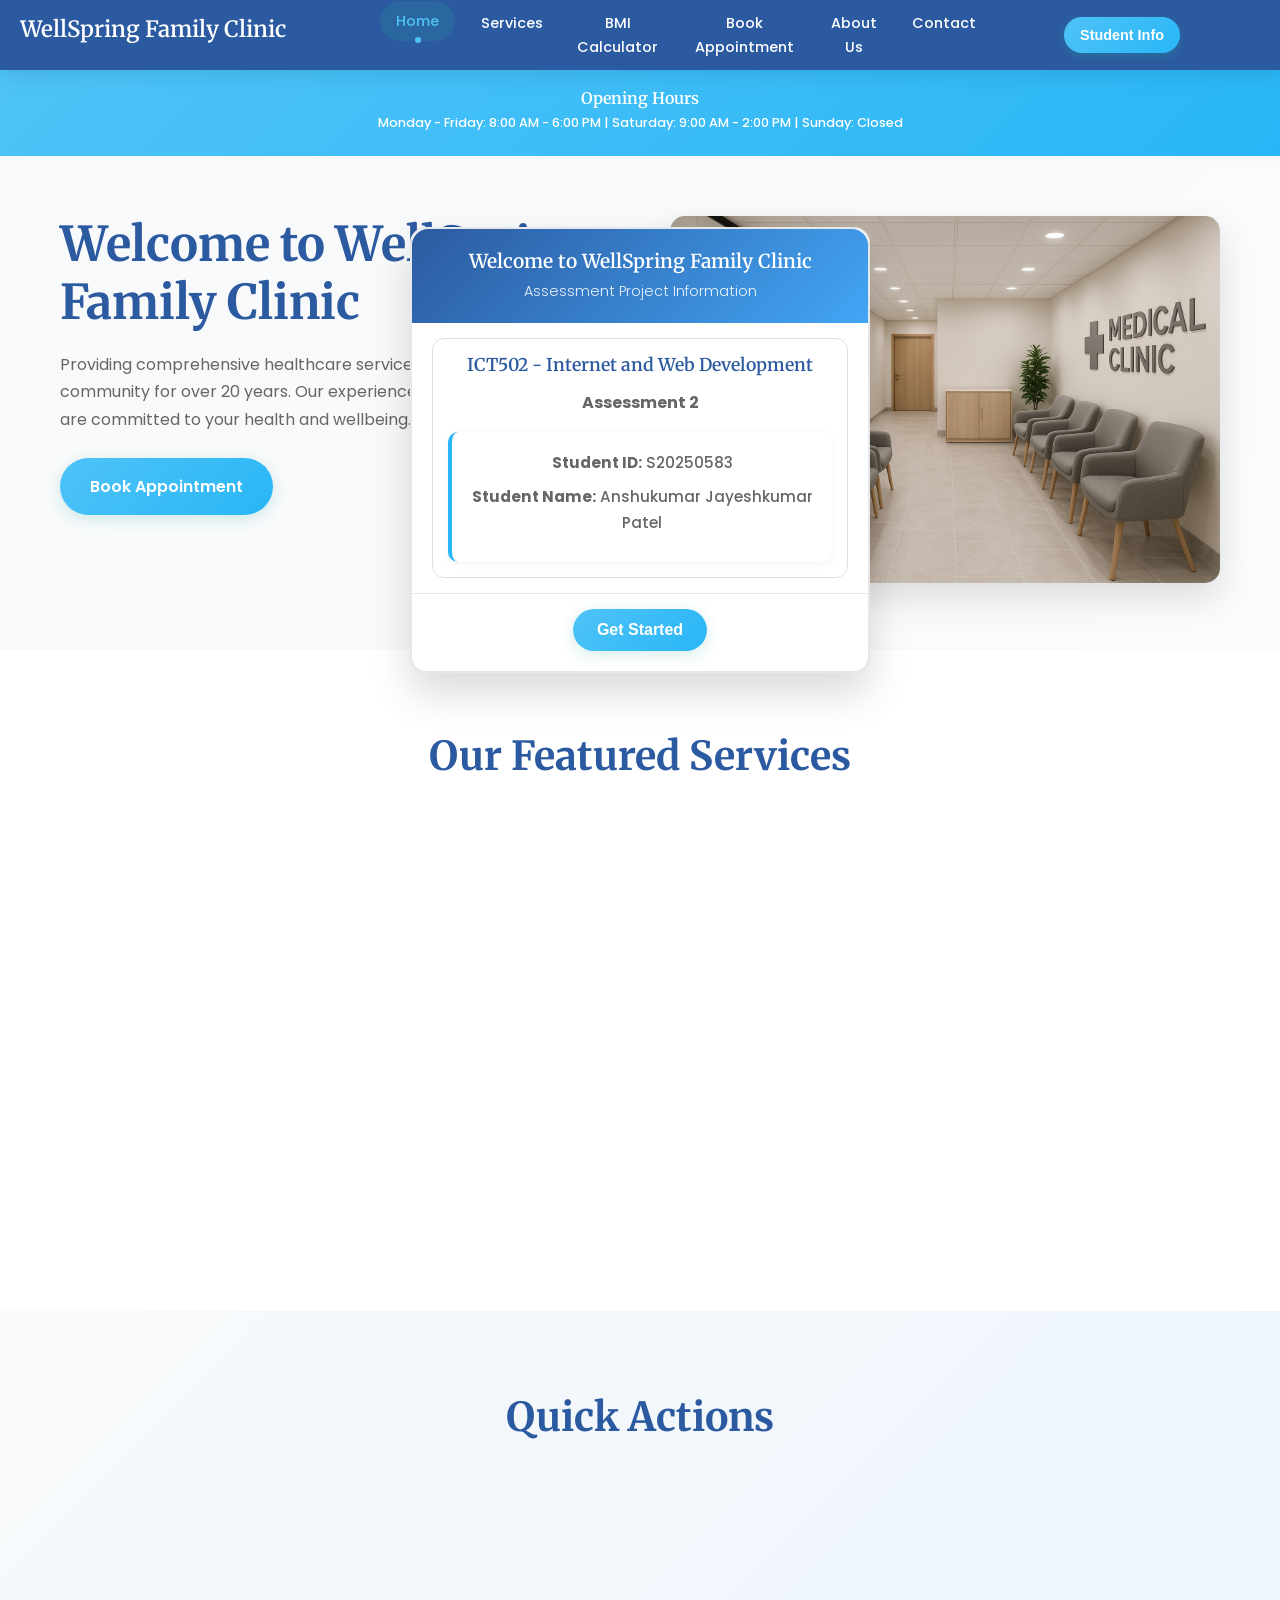
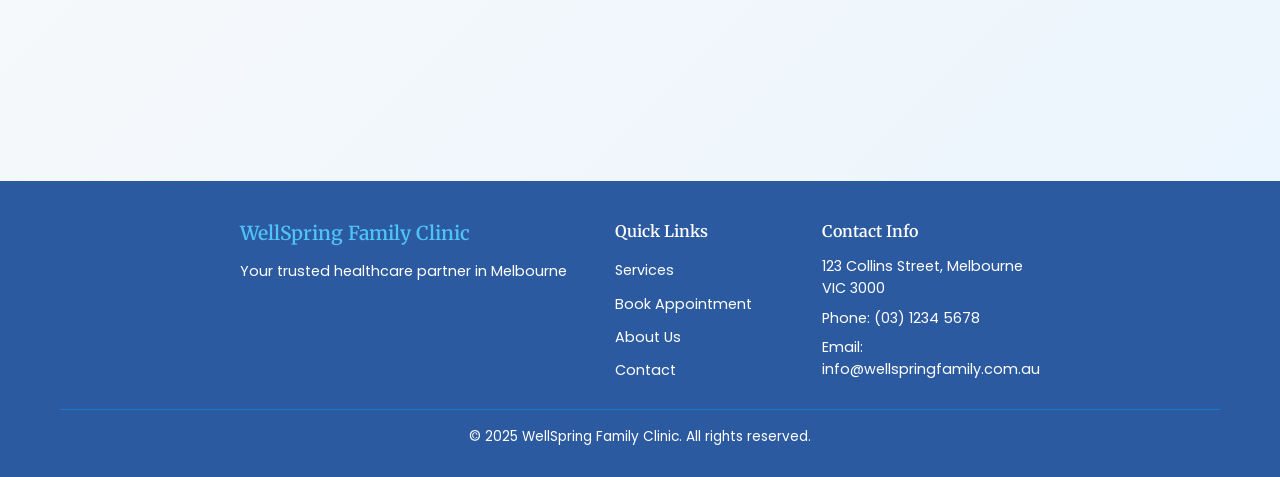
<file: index.html>
<!DOCTYPE html>
<html lang="en">
<head>
    <meta charset="UTF-8">
    <meta name="viewport" content="width=device-width, initial-scale=1.0">
    <meta name="description" content="WellSpring Family Clinic - Comprehensive healthcare services in Melbourne. Expert medical professionals providing general practice, immunizations, and family health services. Book your appointment today.">
    <meta name="keywords" content="family clinic, healthcare Melbourne, general practice, medical services, immunizations, doctor appointments">
    <title>WellSpring Family Clinic - Home</title>
    <link rel="stylesheet" href="css/style.css">
</head>
<body>
    <!-- Navigation Header -->
    <header>
        <nav class="navbar">
            <div class="nav-container">
                <div class="logo">
                    <h2>WellSpring Family Clinic</h2>
                </div>
                <ul class="nav-menu">
                    <li><a href="index.html" class="nav-link active">Home</a></li>
                    <li><a href="services.html" class="nav-link">Services</a></li>
                    <li><a href="bmi-calculator.html" class="nav-link">BMI Calculator</a></li>
                    <li><a href="appointment.html" class="nav-link">Book Appointment</a></li>
                    <li><a href="about.html" class="nav-link">About Us</a></li>
                    <li><a href="contact.html" class="nav-link">Contact</a></li>
                </ul>
                <div class="nav-right">
                    <button id="studentInfoBtn" class="student-info-btn">Student Info</button>
                </div>
                <div class="hamburger">
                    <span class="bar"></span>
                    <span class="bar"></span>
                    <span class="bar"></span>
                </div>
            </div>
        </nav>
    </header>

    <!-- Welcome Popup -->
    <div id="welcomePopup" class="popup-overlay">
        <div class="popup-content">
            <div class="popup-header">
                <h2>Welcome to WellSpring Family Clinic</h2>
                <div class="popup-subtitle">Assessment Project Information</div>
            </div>
            <div class="popup-body">
                <div class="assessment-info">
                    <h3>ICT502 - Internet and Web Development</h3>
                    <p><strong>Assessment 2</strong></p>
                    <div class="student-details">
                        <p><strong>Student ID:</strong> S20250583</p>
                        <p><strong>Student Name:</strong> Anshukumar Jayeshkumar Patel</p>
                    </div>
                </div>
            </div>
            <div class="popup-footer">
                <button id="getStartedBtn" class="get-started-btn">Get Started</button>
            </div>
        </div>
    </div>

    <!-- Main Content -->
    <main>
        <!-- Hours Banner -->
        <section class="hours-banner">
            <div class="container">
                <div class="hours-content">
                    <h3>Opening Hours</h3>
                    <p>Monday - Friday: 8:00 AM - 6:00 PM | Saturday: 9:00 AM - 2:00 PM | Sunday: Closed</p>
                </div>
            </div>
        </section>

        <!-- Hero Section -->
        <section class="hero">
            <div class="container">
                <div class="hero-content">
                    <h1>Welcome to WellSpring Family Clinic</h1>
                    <p>Providing comprehensive healthcare services to the Melbourne community for over 20 years. Our experienced medical professionals are committed to your health and wellbeing.</p>
                    <a href="appointment.html" class="cta-button">Book Appointment</a>
                </div>
                <div class="hero-image">
                    <img src="images/clinic-hero.jpg" alt="Modern medical clinic interior with comfortable seating">
                </div>
            </div>
        </section>

        <!-- Featured Services -->
        <section class="featured-services">
            <div class="container">
                <h2>Our Featured Services</h2>
                <div class="services-grid">
                    <div class="service-card">
                        <div class="service-icon">
                            <img src="images/general-practice.png" alt="General practice icon">
                        </div>
                        <h3>General Practice</h3>
                        <p>Comprehensive primary healthcare for patients of all ages including routine check-ups, preventive care, and treatment of common illnesses.</p>
                        <a href="services.html#general-practice" class="learn-more">Learn More</a>
                    </div>
                    <div class="service-card">
                        <div class="service-icon">
                            <img src="images/immunizations.png" alt="Immunization icon">
                        </div>
                        <h3>Immunizations</h3>
                        <p>Complete vaccination services for children and adults including travel vaccines, flu shots, and routine immunizations.</p>
                        <a href="services.html#immunizations" class="learn-more">Learn More</a>
                    </div>
                    <div class="service-card">
                        <div class="service-icon">
                            <img src="images/family-health.png" alt="Family health icon">
                        </div>
                        <h3>Family Health</h3>
                        <p>Specialized healthcare services for the whole family including women's health, men's health, and pediatric care.</p>
                        <a href="services.html#family-health" class="learn-more">Learn More</a>
                    </div>
                </div>
            </div>
        </section>

        <!-- Quick Actions -->
        <section class="quick-actions">
            <div class="container">
                <h2>Quick Actions</h2>
                <div class="actions-grid">
                    <div class="action-item">
                        <h3>Check Your BMI</h3>
                        <p>Use our BMI calculator to assess your body mass index</p>
                        <a href="bmi-calculator.html" class="action-button">Calculate BMI</a>
                    </div>
                    <div class="action-item">
                        <h3>Book Appointment</h3>
                        <p>Schedule your visit with our medical professionals</p>
                        <a href="appointment.html" class="action-button">Book Now</a>
                    </div>
                </div>
            </div>
        </section>
    </main>

    <!-- Footer -->
    <footer>
        <div class="container">
            <div class="footer-content">
                <div class="footer-section">
                    <h3>WellSpring Family Clinic</h3>
                    <p>Your trusted healthcare partner in Melbourne</p>
                </div>
                <div class="footer-section">
                    <h4>Quick Links</h4>
                    <ul>
                        <li><a href="services.html">Services</a></li>
                        <li><a href="appointment.html">Book Appointment</a></li>
                        <li><a href="about.html">About Us</a></li>
                        <li><a href="contact.html">Contact</a></li>
                    </ul>
                </div>
                <div class="footer-section">
                    <h4>Contact Info</h4>
                    <p>123 Collins Street, Melbourne VIC 3000</p>
                    <p>Phone: (03) 1234 5678</p>
                    <p>Email: info@wellspringfamily.com.au</p>
                </div>
            </div>
            <div class="footer-bottom">
                <p>&copy; 2025 WellSpring Family Clinic. All rights reserved.</p>
            </div>
        </div>
    </footer>

    <script src="js/script.js"></script>
</body>
</html>
</file>
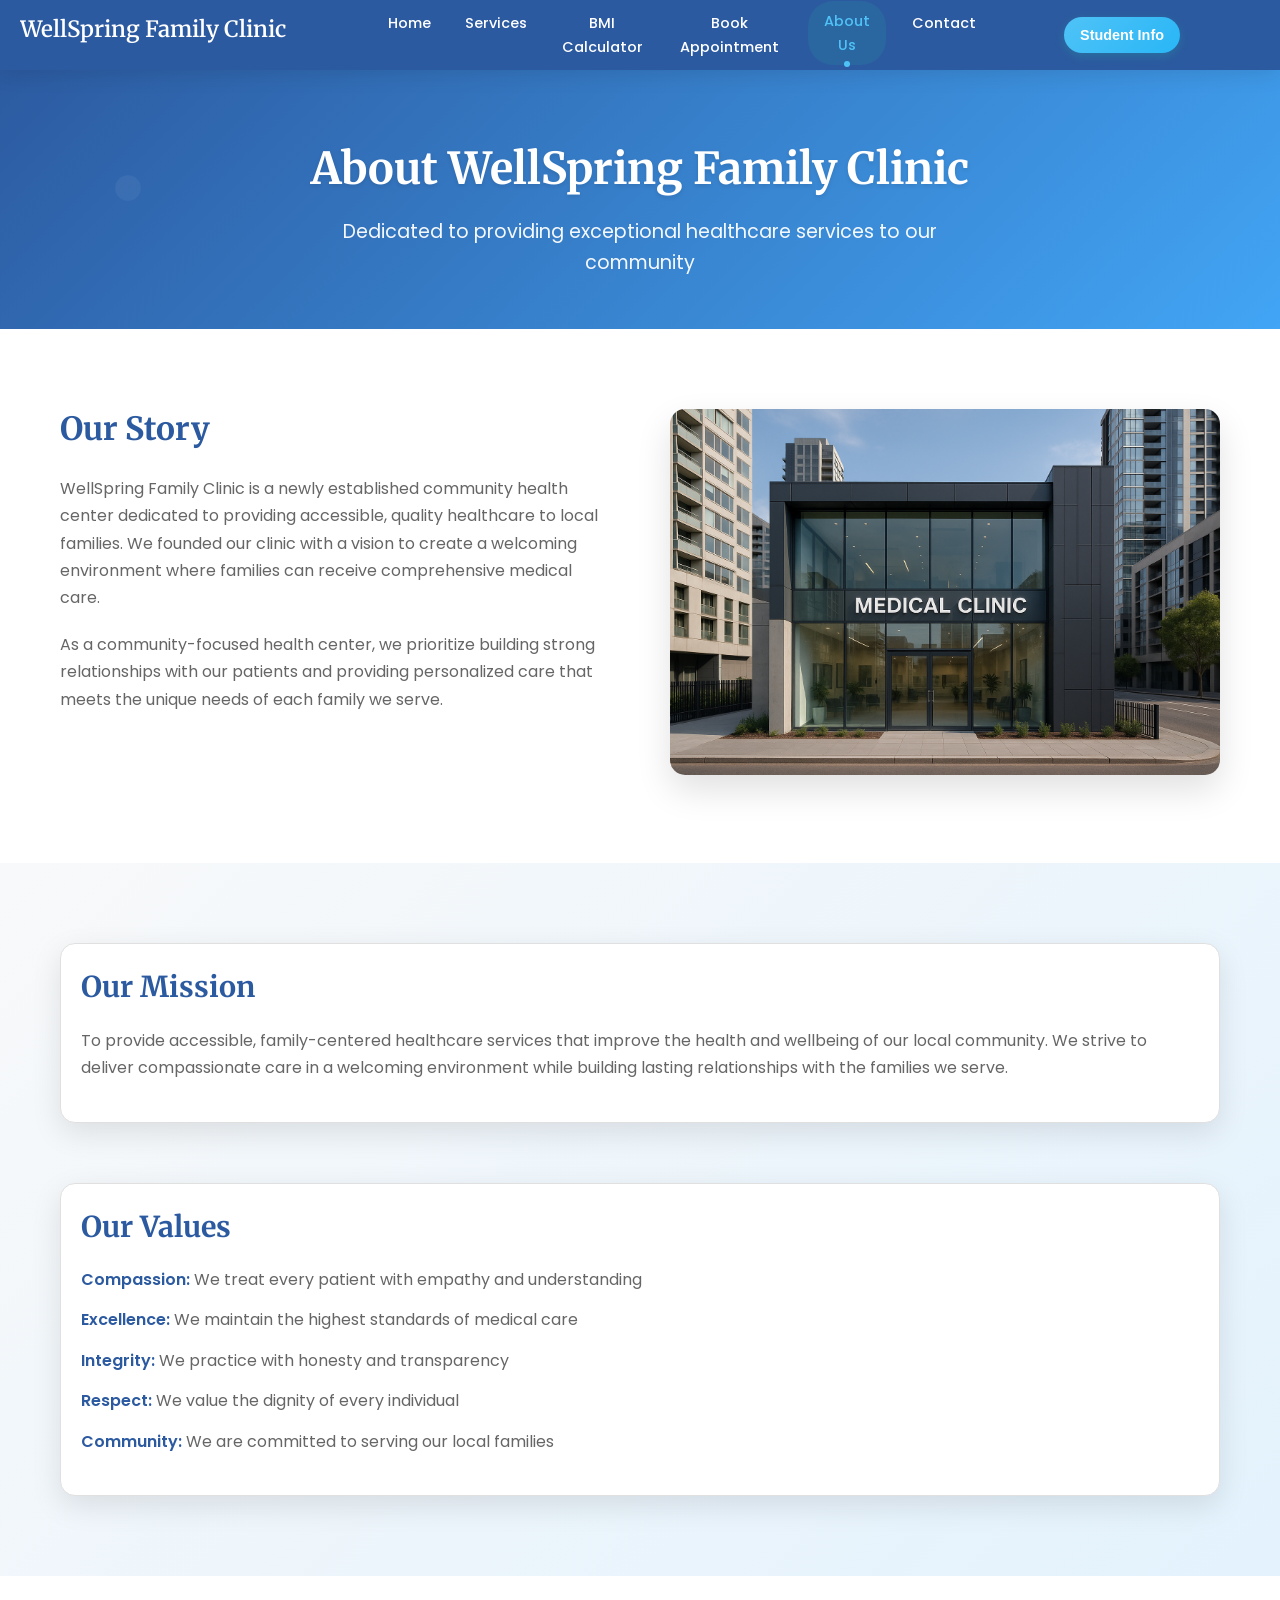
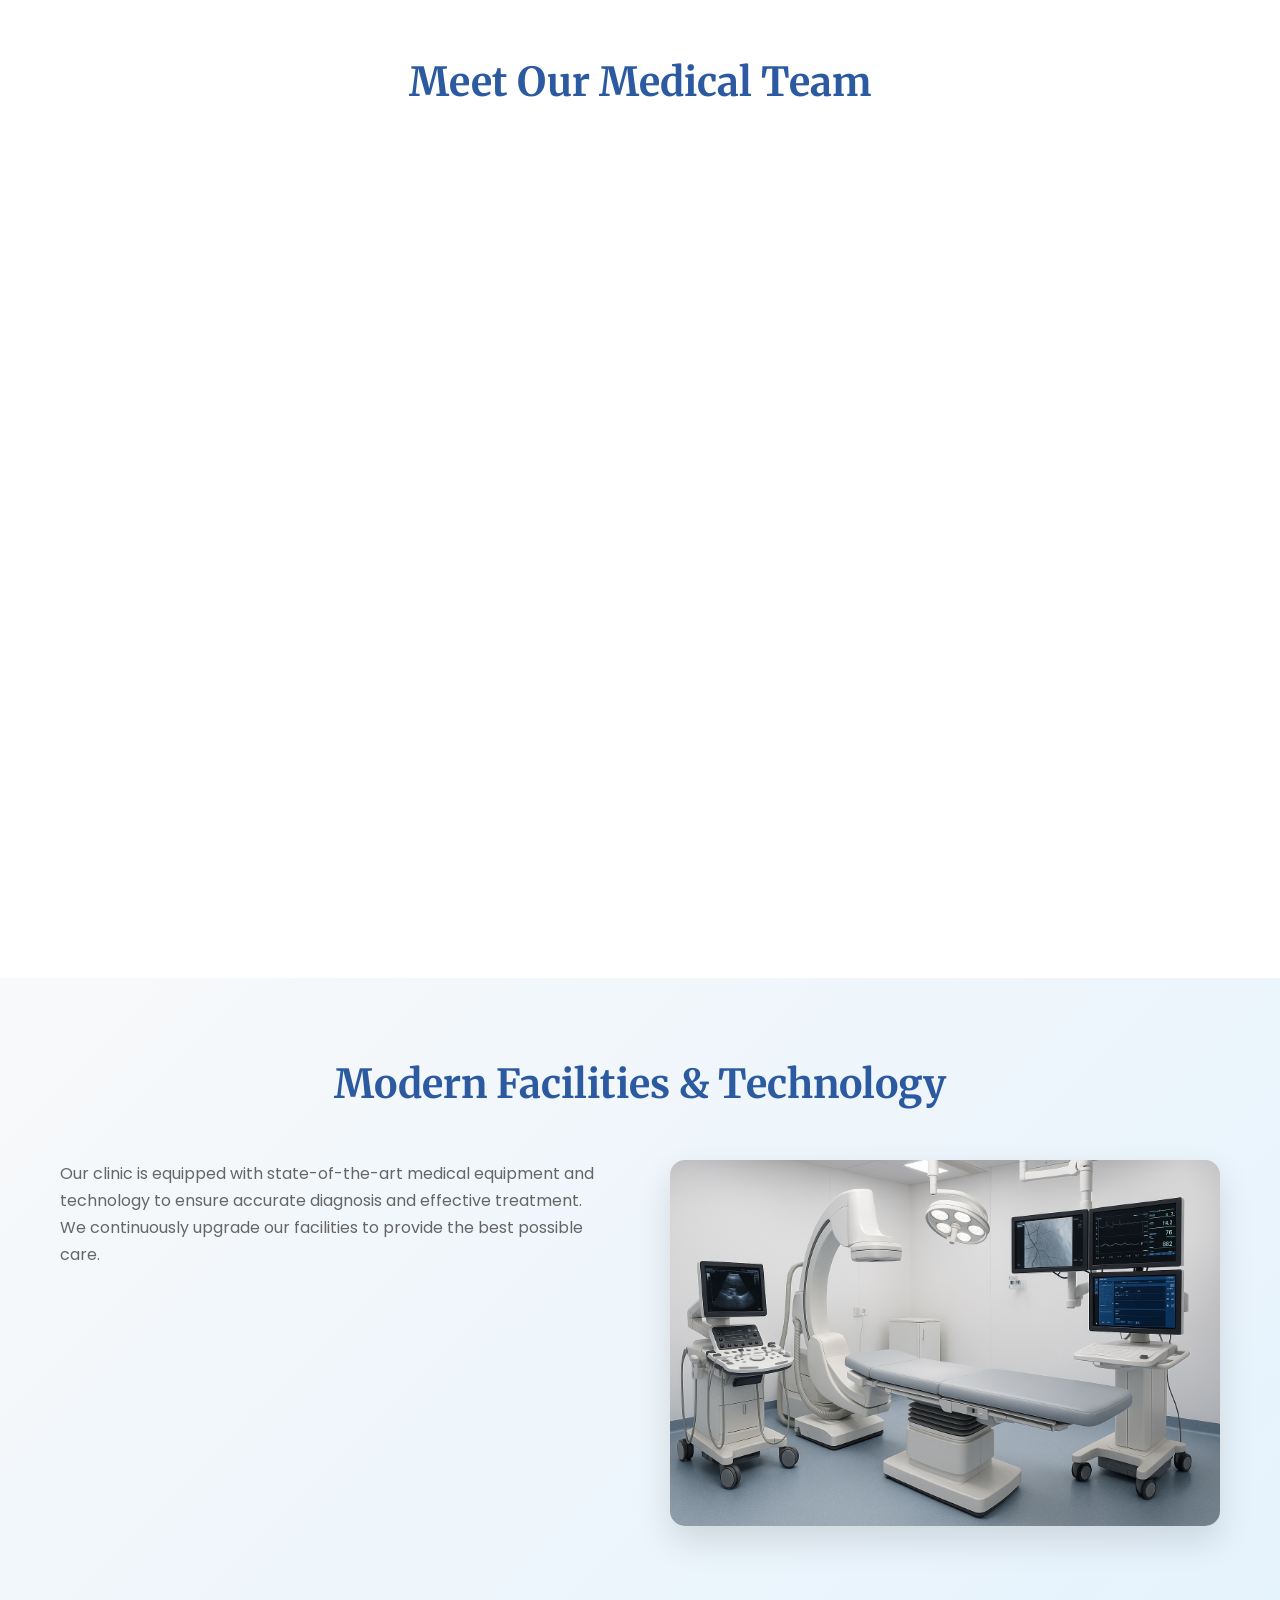
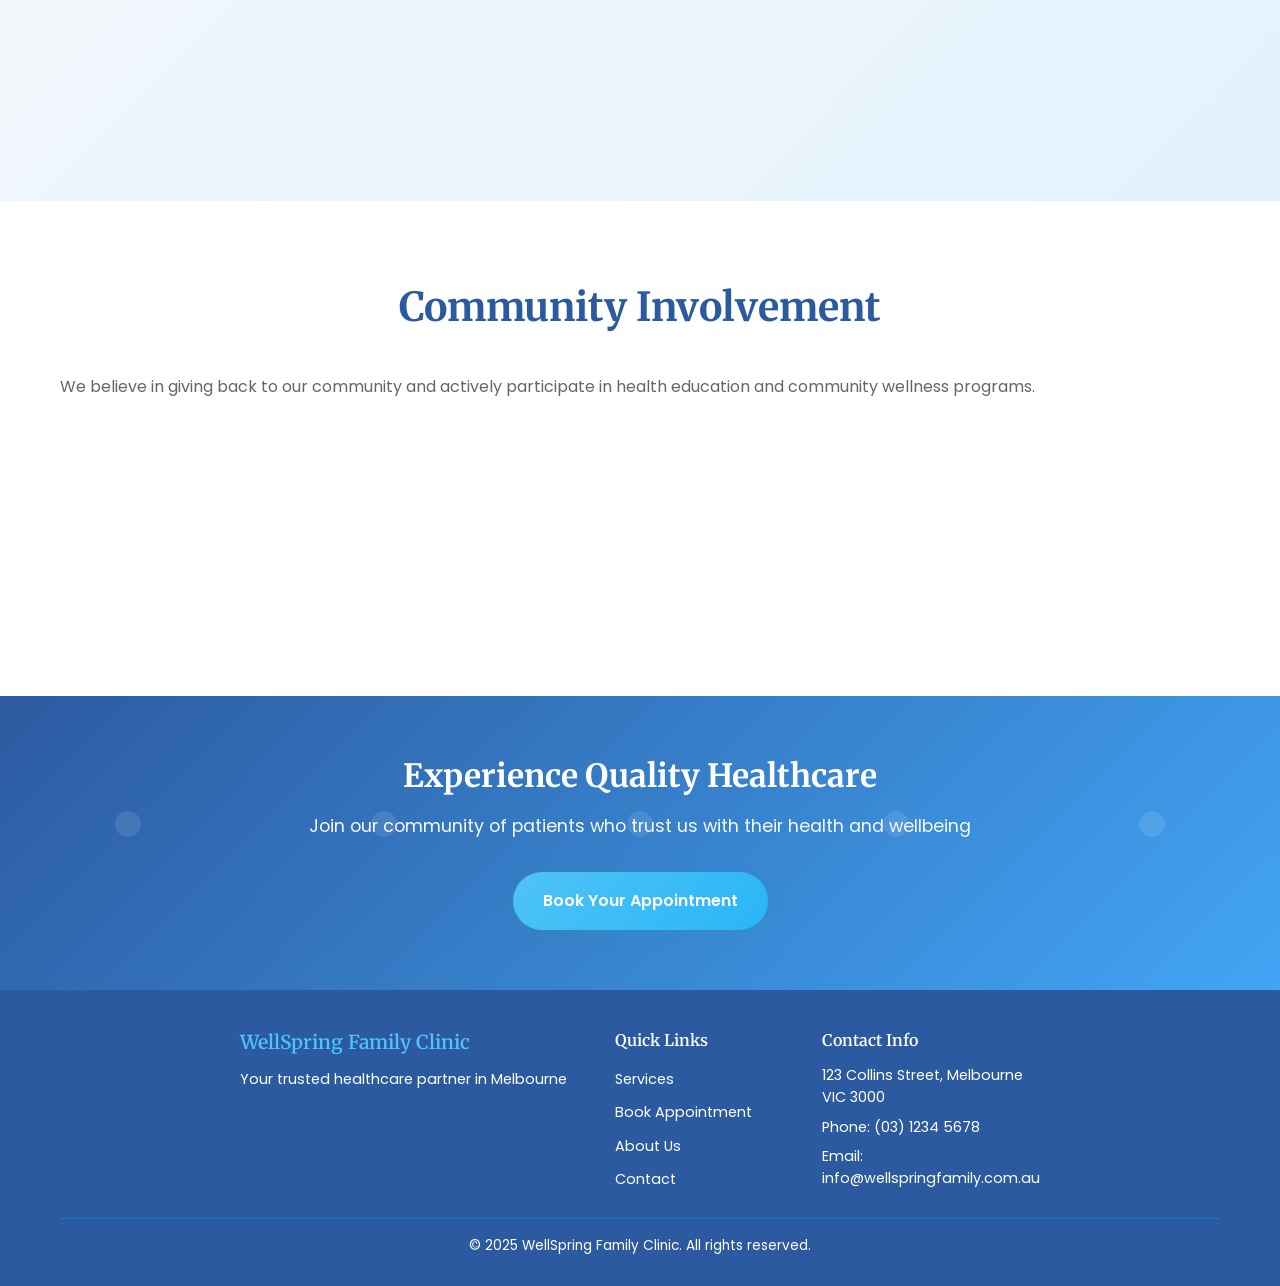
<file: about.html>
<!DOCTYPE html>
<html lang="en">
<head>
    <meta charset="UTF-8">
    <meta name="viewport" content="width=device-width, initial-scale=1.0">
    <meta name="description" content="Meet our experienced medical team at WellSpring Family Clinic. Learn about our modern facilities, qualified doctors, and commitment to providing quality healthcare in Melbourne.">
    <meta name="keywords" content="about clinic, medical team, doctors Melbourne, healthcare professionals, clinic facilities">
    <title>About Us - WellSpring Family Clinic</title>
    <link rel="stylesheet" href="css/style.css">
</head>
<body>
    <!-- Navigation Header -->
    <header>
        <nav class="navbar">
            <div class="nav-container">
                <div class="logo">
                    <h2>WellSpring Family Clinic</h2>
                </div>
                <ul class="nav-menu">
                    <li><a href="index.html" class="nav-link">Home</a></li>
                    <li><a href="services.html" class="nav-link">Services</a></li>
                    <li><a href="bmi-calculator.html" class="nav-link">BMI Calculator</a></li>
                    <li><a href="appointment.html" class="nav-link">Book Appointment</a></li>
                    <li><a href="about.html" class="nav-link active">About Us</a></li>
                    <li><a href="contact.html" class="nav-link">Contact</a></li>
                </ul>
                <div class="nav-right">
                    <button id="studentInfoBtn" class="student-info-btn">Student Info</button>
                </div>
                <div class="hamburger">
                    <span class="bar"></span>
                    <span class="bar"></span>
                    <span class="bar"></span>
                </div>
            </div>
        </nav>
    </header>

    <!-- Student Info Popup -->
    <div id="welcomePopup" class="popup-overlay">
        <div class="popup-content">
            <div class="popup-header">
                <h2>Student Information</h2>
                <div class="popup-subtitle">Assessment Project Details</div>
            </div>
            <div class="popup-body">
                <div class="assessment-info">
                    <h3>ICT502 - Internet and Web Development</h3>
                    <p><strong>Assessment 2</strong></p>
                    <div class="student-details">
                        <p><strong>Student ID:</strong> S20250583</p>
                        <p><strong>Student Name:</strong> Anshukumar Jayeshkumar Patel</p>
                    </div>
                </div>
            </div>
            <div class="popup-footer">
                <button id="getStartedBtn" class="get-started-btn">Close</button>
            </div>
        </div>
    </div>

    <!-- Main Content -->
    <main>
        <!-- Page Header -->
        <section class="page-header">
            <div class="container">
                <h1>About WellSpring Family Clinic</h1>
                <p>Dedicated to providing exceptional healthcare services to our community</p>
            </div>
        </section>

        <!-- Clinic Information -->
        <section class="clinic-info">
            <div class="container">
                <div class="info-content">
                    <div class="info-text">
                        <h2>Our Story</h2>
                        <p>WellSpring Family Clinic is a newly established community health center dedicated to providing accessible, quality healthcare to local families. We founded our clinic with a vision to create a welcoming environment where families can receive comprehensive medical care.</p>
                        <p>As a community-focused health center, we prioritize building strong relationships with our patients and providing personalized care that meets the unique needs of each family we serve.</p>
                    </div>
                    <div class="info-image">
                        <img src="images/clinic-building.jpg" alt="WellSpring Family Clinic building exterior">
                    </div>
                </div>
            </div>
        </section>

        <!-- Mission and Values -->
        <section class="mission-values">
            <div class="container">
                <div class="mission-content">
                    <div class="mission-item">
                        <h2>Our Mission</h2>
                        <p>To provide accessible, family-centered healthcare services that improve the health and wellbeing of our local community. We strive to deliver compassionate care in a welcoming environment while building lasting relationships with the families we serve.</p>
                    </div>
                    <div class="values-item">
                        <h2>Our Values</h2>
                        <ul>
                            <li><strong>Compassion:</strong> We treat every patient with empathy and understanding</li>
                            <li><strong>Excellence:</strong> We maintain the highest standards of medical care</li>
                            <li><strong>Integrity:</strong> We practice with honesty and transparency</li>
                            <li><strong>Respect:</strong> We value the dignity of every individual</li>
                            <li><strong>Community:</strong> We are committed to serving our local families</li>
                        </ul>
                    </div>
                </div>
            </div>
        </section>

        <!-- Medical Team -->
        <section class="medical-team">
            <div class="container">
                <h2>Meet Our Medical Team</h2>
                <div class="doctors-grid">
                    <div class="doctor-card">
                        <div class="doctor-image">
                            <img src="images/dr-sarah-mitchell.jpg" alt="Dr. Sarah Mitchell, General Practitioner" style="aspect-ratio: 1/1; object-fit: cover;">
                        </div>
                        <div class="doctor-info">
                            <h3>Dr. Sarah Mitchell</h3>
                            <p class="specialty">General Practitioner & Clinic Director</p>
                            <p class="qualifications">MBBS, FRACGP</p>
                            <p>Dr. Mitchell has over 15 years of experience in family medicine. She specializes in women's health, chronic disease management, and preventive care. She is passionate about building long-term relationships with her patients.</p>
                        </div>
                    </div>

                    <div class="doctor-card">
                        <div class="doctor-image">
                            <img src="images/dr-james-wong.jpg" alt="Dr. James Wong, General Practitioner" style="aspect-ratio: 1/1; object-fit: cover;">
                        </div>
                        <div class="doctor-info">
                            <h3>Dr. James Wong</h3>
                            <p class="specialty">General Practitioner</p>
                            <p class="qualifications">MBBS, FRACGP, Dip. Child Health</p>
                            <p>Dr. Wong brings 12 years of experience with a special interest in pediatrics and family health. He is known for his gentle approach with children and comprehensive care for families.</p>
                        </div>
                    </div>

                    <div class="doctor-card">
                        <div class="doctor-image">
                            <img src="images/dr-emma-taylor.jpg" alt="Dr. Emma Taylor, General Practitioner" style="aspect-ratio: 1/1; object-fit: cover;">
                        </div>
                        <div class="doctor-info">
                            <h3>Dr. Emma Taylor</h3>
                            <p class="specialty">General Practitioner</p>
                            <p class="qualifications">MBBS, FRACGP, Cert. Skin Cancer Medicine</p>
                            <p>Dr. Taylor has 10 years of experience and holds additional qualifications in skin cancer medicine. She focuses on preventive care, mental health, and minor surgical procedures.</p>
                        </div>
                    </div>
                </div>
            </div>
        </section>

        <!-- Facilities and Technology -->
        <section class="facilities">
            <div class="container">
                <h2>Modern Facilities & Technology</h2>
                <div class="facilities-content">
                    <div class="facilities-text">
                        <p>Our clinic is equipped with state-of-the-art medical equipment and technology to ensure accurate diagnosis and effective treatment. We continuously upgrade our facilities to provide the best possible care.</p>
                        <div class="facilities-list">
                            <div class="facility-item">
                                <h3>Digital Health Records</h3>
                                <p>Secure electronic medical records for comprehensive patient care coordination</p>
                            </div>
                            <div class="facility-item">
                                <h3>Modern Examination Rooms</h3>
                                <p>Well-equipped consultation rooms with the latest medical equipment</p>
                            </div>
                            <div class="facility-item">
                                <h3>On-site Pathology</h3>
                                <p>Quick and convenient blood tests and specimen collection</p>
                            </div>
                            <div class="facility-item">
                                <h3>Accessible Design</h3>
                                <p>Wheelchair accessible facilities with disabled parking available</p>
                            </div>
                        </div>
                    </div>
                    <div class="facilities-image">
                        <img src="images/modern-equipment.jpg" alt="Modern medical equipment in examination room">
                    </div>
                </div>
            </div>
        </section>

        <!-- Community Involvement -->
        <section class="community">
            <div class="container">
                <h2>Community Involvement</h2>
                <p>We believe in giving back to our community and actively participate in health education and community wellness programs.</p>
                <div class="community-activities">
                    <div class="activity-item">
                        <h3>Health Education Workshops</h3>
                        <p>Regular workshops on diabetes management, heart health, and preventive care</p>
                    </div>
                    <div class="activity-item">
                        <h3>School Health Programs</h3>
                        <p>Partnership with local schools for immunization programs and health screenings</p>
                    </div>
                    <div class="activity-item">
                        <h3>Senior Care Initiative</h3>
                        <p>Special programs designed for elderly patients including home visits when needed</p>
                    </div>
                </div>
            </div>
        </section>

        <!-- Call to Action -->
        <section class="about-cta">
            <div class="container">
                <div class="cta-content">
                    <h2>Experience Quality Healthcare</h2>
                    <p>Join our community of patients who trust us with their health and wellbeing</p>
                    <a href="appointment.html" class="cta-button">Book Your Appointment</a>
                </div>
            </div>
        </section>
    </main>

    <!-- Footer -->
    <footer>
        <div class="container">
            <div class="footer-content">
                <div class="footer-section">
                    <h3>WellSpring Family Clinic</h3>
                    <p>Your trusted healthcare partner in Melbourne</p>
                </div>
                <div class="footer-section">
                    <h4>Quick Links</h4>
                    <ul>
                        <li><a href="services.html">Services</a></li>
                        <li><a href="appointment.html">Book Appointment</a></li>
                        <li><a href="about.html">About Us</a></li>
                        <li><a href="contact.html">Contact</a></li>
                    </ul>
                </div>
                <div class="footer-section">
                    <h4>Contact Info</h4>
                    <p>123 Collins Street, Melbourne VIC 3000</p>
                    <p>Phone: (03) 1234 5678</p>
                    <p>Email: info@wellspringfamily.com.au</p>
                </div>
            </div>
            <div class="footer-bottom">
                <p>&copy; 2025 WellSpring Family Clinic. All rights reserved.</p>
            </div>
        </div>
    </footer>

    <script src="js/script.js"></script>
</body>
</html>
</file>
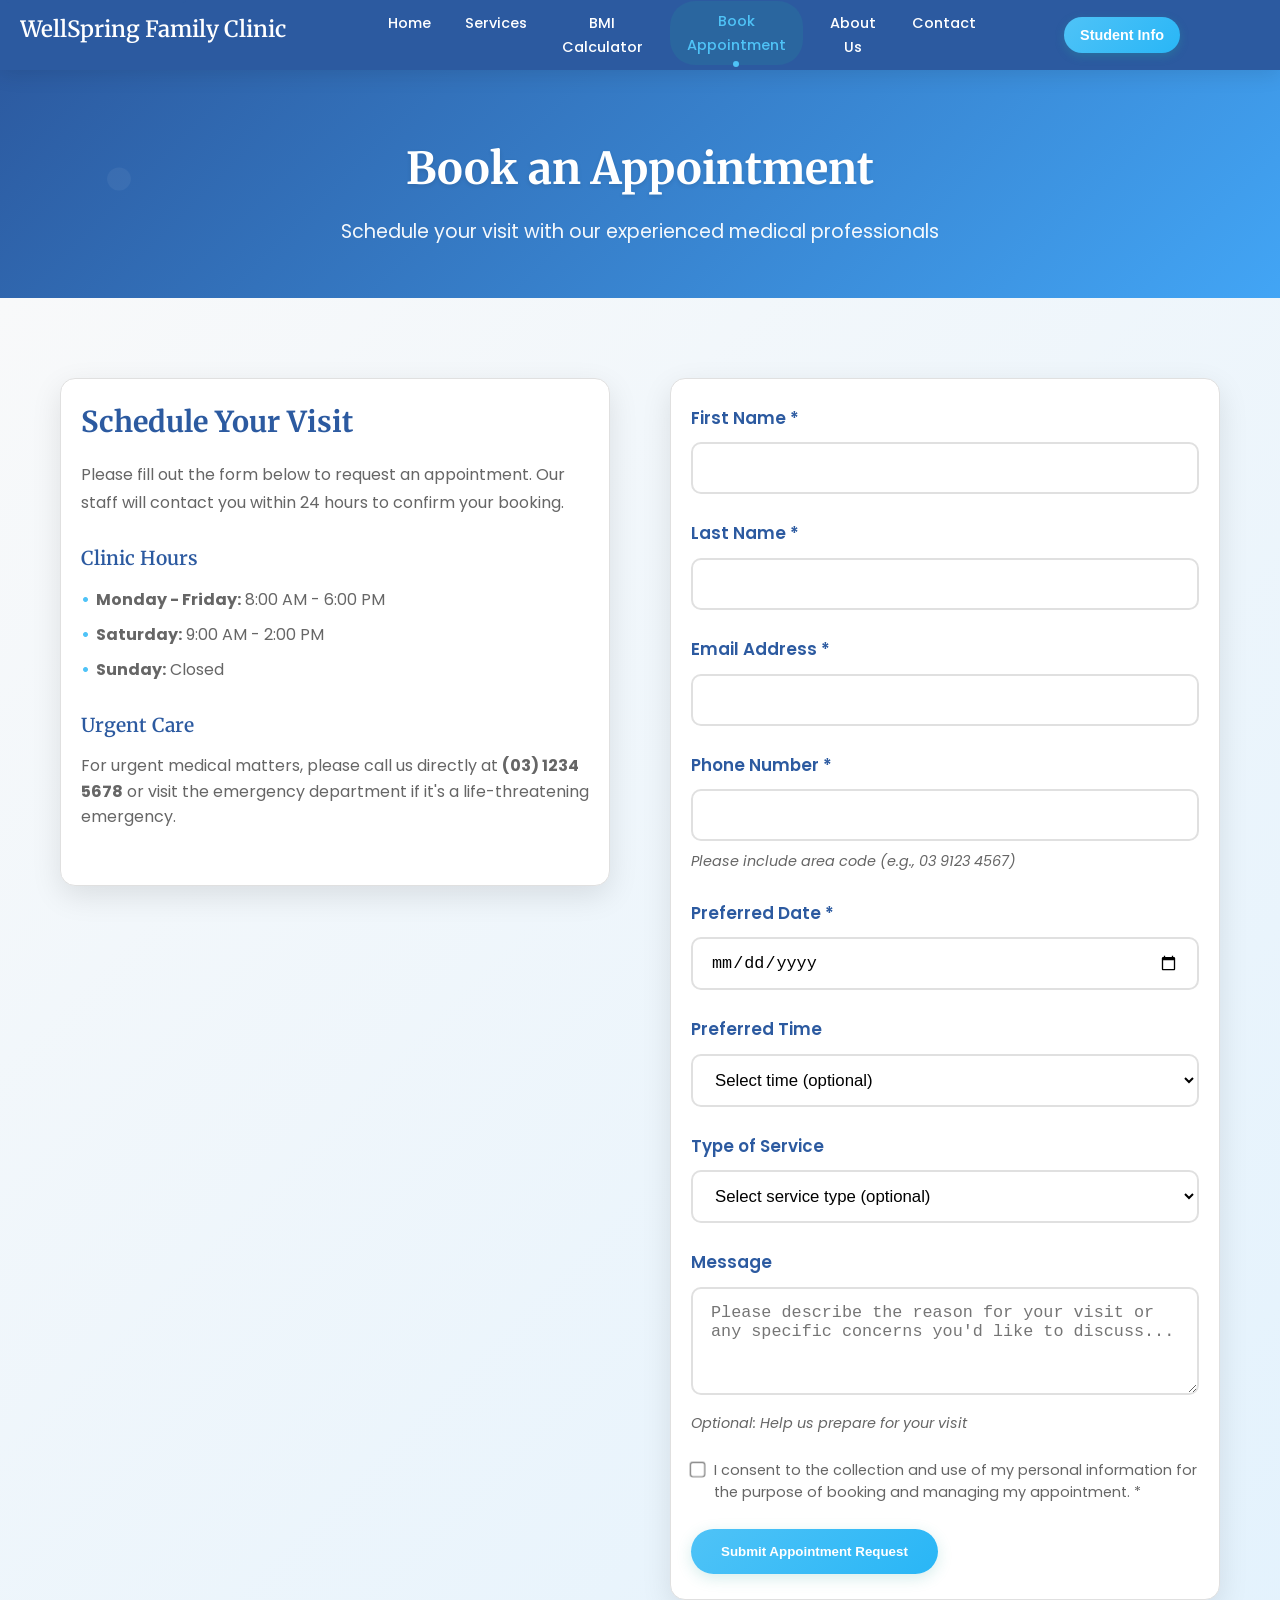
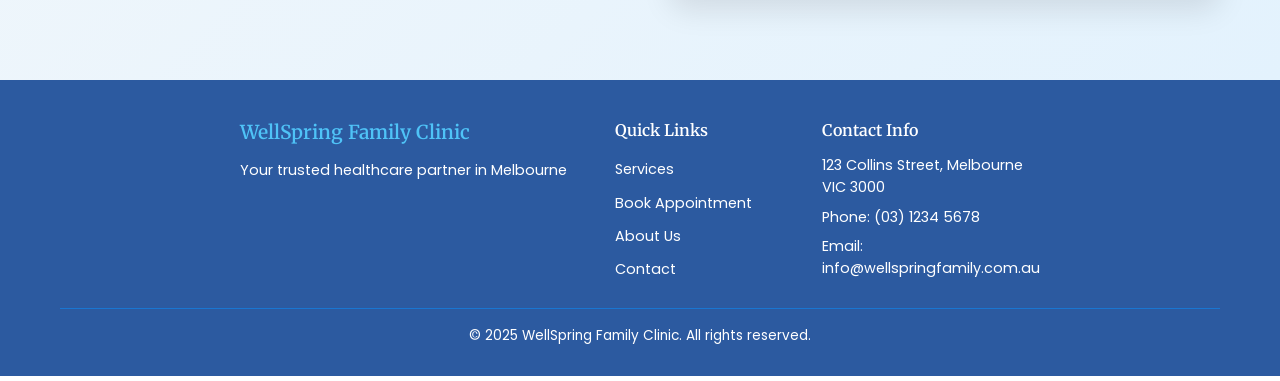
<file: appointment.html>
<!DOCTYPE html>
<html lang="en">
<head>
    <meta charset="UTF-8">
    <meta name="viewport" content="width=device-width, initial-scale=1.0">
    <meta name="description" content="Book your appointment online at WellSpring Family Clinic. Schedule consultations, check-ups, and medical services with our experienced healthcare professionals in Melbourne.">
    <meta name="keywords" content="book appointment, online booking, medical appointment, doctor consultation, healthcare Melbourne">
    <title>Book Appointment - WellSpring Family Clinic</title>
    <link rel="stylesheet" href="css/style.css">
</head>
<body>
    <!-- Navigation Header -->
    <header>
        <nav class="navbar">
            <div class="nav-container">
                <div class="logo">
                    <h2>WellSpring Family Clinic</h2>
                </div>
                <ul class="nav-menu">
                    <li><a href="index.html" class="nav-link">Home</a></li>
                    <li><a href="services.html" class="nav-link">Services</a></li>
                    <li><a href="bmi-calculator.html" class="nav-link">BMI Calculator</a></li>
                    <li><a href="appointment.html" class="nav-link active">Book Appointment</a></li>
                    <li><a href="about.html" class="nav-link">About Us</a></li>
                    <li><a href="contact.html" class="nav-link">Contact</a></li>
                </ul>
                <div class="nav-right">
                    <button id="studentInfoBtn" class="student-info-btn">Student Info</button>
                </div>
                <div class="hamburger">
                    <span class="bar"></span>
                    <span class="bar"></span>
                    <span class="bar"></span>
                </div>
            </div>
        </nav>
    </header>

    <!-- Student Info Popup -->
    <div id="welcomePopup" class="popup-overlay">
        <div class="popup-content">
            <div class="popup-header">
                <h2>Student Information</h2>
                <div class="popup-subtitle">Assessment Project Details</div>
            </div>
            <div class="popup-body">
                <div class="assessment-info">
                    <h3>ICT502 - Internet and Web Development</h3>
                    <p><strong>Assessment 2</strong></p>
                    <div class="student-details">
                        <p><strong>Student ID:</strong> S20250583</p>
                        <p><strong>Student Name:</strong> Anshukumar Jayeshkumar Patel</p>
                    </div>
                </div>
            </div>
            <div class="popup-footer">
                <button id="getStartedBtn" class="get-started-btn">Close</button>
            </div>
        </div>
    </div>

    <!-- Main Content -->
    <main>
        <!-- Page Header -->
        <section class="page-header">
            <div class="container">
                <h1>Book an Appointment</h1>
                <p>Schedule your visit with our experienced medical professionals</p>
            </div>
        </section>

        <!-- Appointment Form Section -->
        <section class="appointment-section">
            <div class="container">
                <div class="appointment-container">
                    <div class="appointment-info">
                        <h2>Schedule Your Visit</h2>
                        <p>Please fill out the form below to request an appointment. Our staff will contact you within 24 hours to confirm your booking.</p>
                        
                        <div class="clinic-hours">
                            <h3>Clinic Hours</h3>
                            <ul>
                                <li><strong>Monday - Friday:</strong> 8:00 AM - 6:00 PM</li>
                                <li><strong>Saturday:</strong> 9:00 AM - 2:00 PM</li>
                                <li><strong>Sunday:</strong> Closed</li>
                            </ul>
                        </div>

                        <div class="urgent-care">
                            <h3>Urgent Care</h3>
                            <p>For urgent medical matters, please call us directly at <strong>(03) 1234 5678</strong> or visit the emergency department if it's a life-threatening emergency.</p>
                        </div>
                    </div>

                    <div class="appointment-form">
                        <form id="appointmentForm" action="https://formspree.io/f/mrblvppe" method="POST">
                            <div class="form-row">
                                <div class="input-group">
                                    <label for="firstName">First Name *</label>
                                    <input type="text" id="firstName" name="firstName" required>
                                    <div class="error-text" id="firstNameError"></div>
                                </div>
                                <div class="input-group">
                                    <label for="lastName">Last Name *</label>
                                    <input type="text" id="lastName" name="lastName" required>
                                    <div class="error-text" id="lastNameError"></div>
                                </div>
                            </div>

                            <div class="input-group">
                                <label for="email">Email Address *</label>
                                <input type="email" id="email" name="email" required>
                                <div class="error-text" id="emailError"></div>
                            </div>

                            <div class="input-group">
                                <label for="phone">Phone Number *</label>
                                <input type="tel" id="phone" name="phone" required>
                                <small class="input-help">Please include area code (e.g., 03 9123 4567)</small>
                                <div class="error-text" id="phoneError"></div>
                            </div>

                            <div class="form-row">
                                <div class="input-group">
                                    <label for="preferredDate">Preferred Date *</label>
                                    <input type="date" id="preferredDate" name="preferredDate" required>
                                    <div class="error-text" id="dateError"></div>
                                </div>
                                <div class="input-group">
                                    <label for="preferredTime">Preferred Time</label>
                                    <select id="preferredTime" name="preferredTime">
                                        <option value="">Select time (optional)</option>
                                        <option value="8:00 AM">8:00 AM</option>
                                        <option value="9:00 AM">9:00 AM</option>
                                        <option value="10:00 AM">10:00 AM</option>
                                        <option value="11:00 AM">11:00 AM</option>
                                        <option value="12:00 PM">12:00 PM</option>
                                        <option value="1:00 PM">1:00 PM</option>
                                        <option value="2:00 PM">2:00 PM</option>
                                        <option value="3:00 PM">3:00 PM</option>
                                        <option value="4:00 PM">4:00 PM</option>
                                        <option value="5:00 PM">5:00 PM</option>
                                    </select>
                                </div>
                            </div>

                            <div class="input-group">
                                <label for="serviceType">Type of Service</label>
                                <select id="serviceType" name="serviceType">
                                    <option value="">Select service type (optional)</option>
                                    <option value="general-consultation">General Consultation</option>
                                    <option value="check-up">Routine Check-up</option>
                                    <option value="immunization">Immunization</option>
                                    <option value="family-health">Family Health</option>
                                    <option value="follow-up">Follow-up Appointment</option>
                                    <option value="other">Other</option>
                                </select>
                            </div>

                            <div class="input-group">
                                <label for="message">Message</label>
                                <textarea id="message" name="message" rows="4" placeholder="Please describe the reason for your visit or any specific concerns you'd like to discuss..."></textarea>
                                <small class="input-help">Optional: Help us prepare for your visit</small>
                            </div>

                            <div class="form-checkbox">
                                <input type="checkbox" id="consent" name="consent" required>
                                <label for="consent">I consent to the collection and use of my personal information for the purpose of booking and managing my appointment. *</label>
                                <div class="error-text" id="consentError"></div>
                            </div>

                            <button type="submit" class="submit-btn">Submit Appointment Request</button>
                        </form>

                        <!-- Success Message -->
                        <div id="successMessage" class="success-message" style="display: none;">
                            <h3>Appointment Request Submitted!</h3>
                            <p>Thank you for your appointment request. Our staff will contact you within 24 hours to confirm your booking.</p>
                            <button onclick="resetForm()" class="reset-btn">Book Another Appointment</button>
                        </div>
                    </div>
                </div>
            </div>
        </section>
    </main>

    <!-- Footer -->
    <footer>
        <div class="container">
            <div class="footer-content">
                <div class="footer-section">
                    <h3>WellSpring Family Clinic</h3>
                    <p>Your trusted healthcare partner in Melbourne</p>
                </div>
                <div class="footer-section">
                    <h4>Quick Links</h4>
                    <ul>
                        <li><a href="services.html">Services</a></li>
                        <li><a href="appointment.html">Book Appointment</a></li>
                        <li><a href="about.html">About Us</a></li>
                        <li><a href="contact.html">Contact</a></li>
                    </ul>
                </div>
                <div class="footer-section">
                    <h4>Contact Info</h4>
                    <p>123 Collins Street, Melbourne VIC 3000</p>
                    <p>Phone: (03) 1234 5678</p>
                    <p>Email: info@wellspringfamily.com.au</p>
                </div>
            </div>
            <div class="footer-bottom">
                <p>&copy; 2025 WellSpring Family Clinic. All rights reserved.</p>
            </div>
        </div>
    </footer>

    <script src="js/script.js"></script>
</body>
</html>
</file>
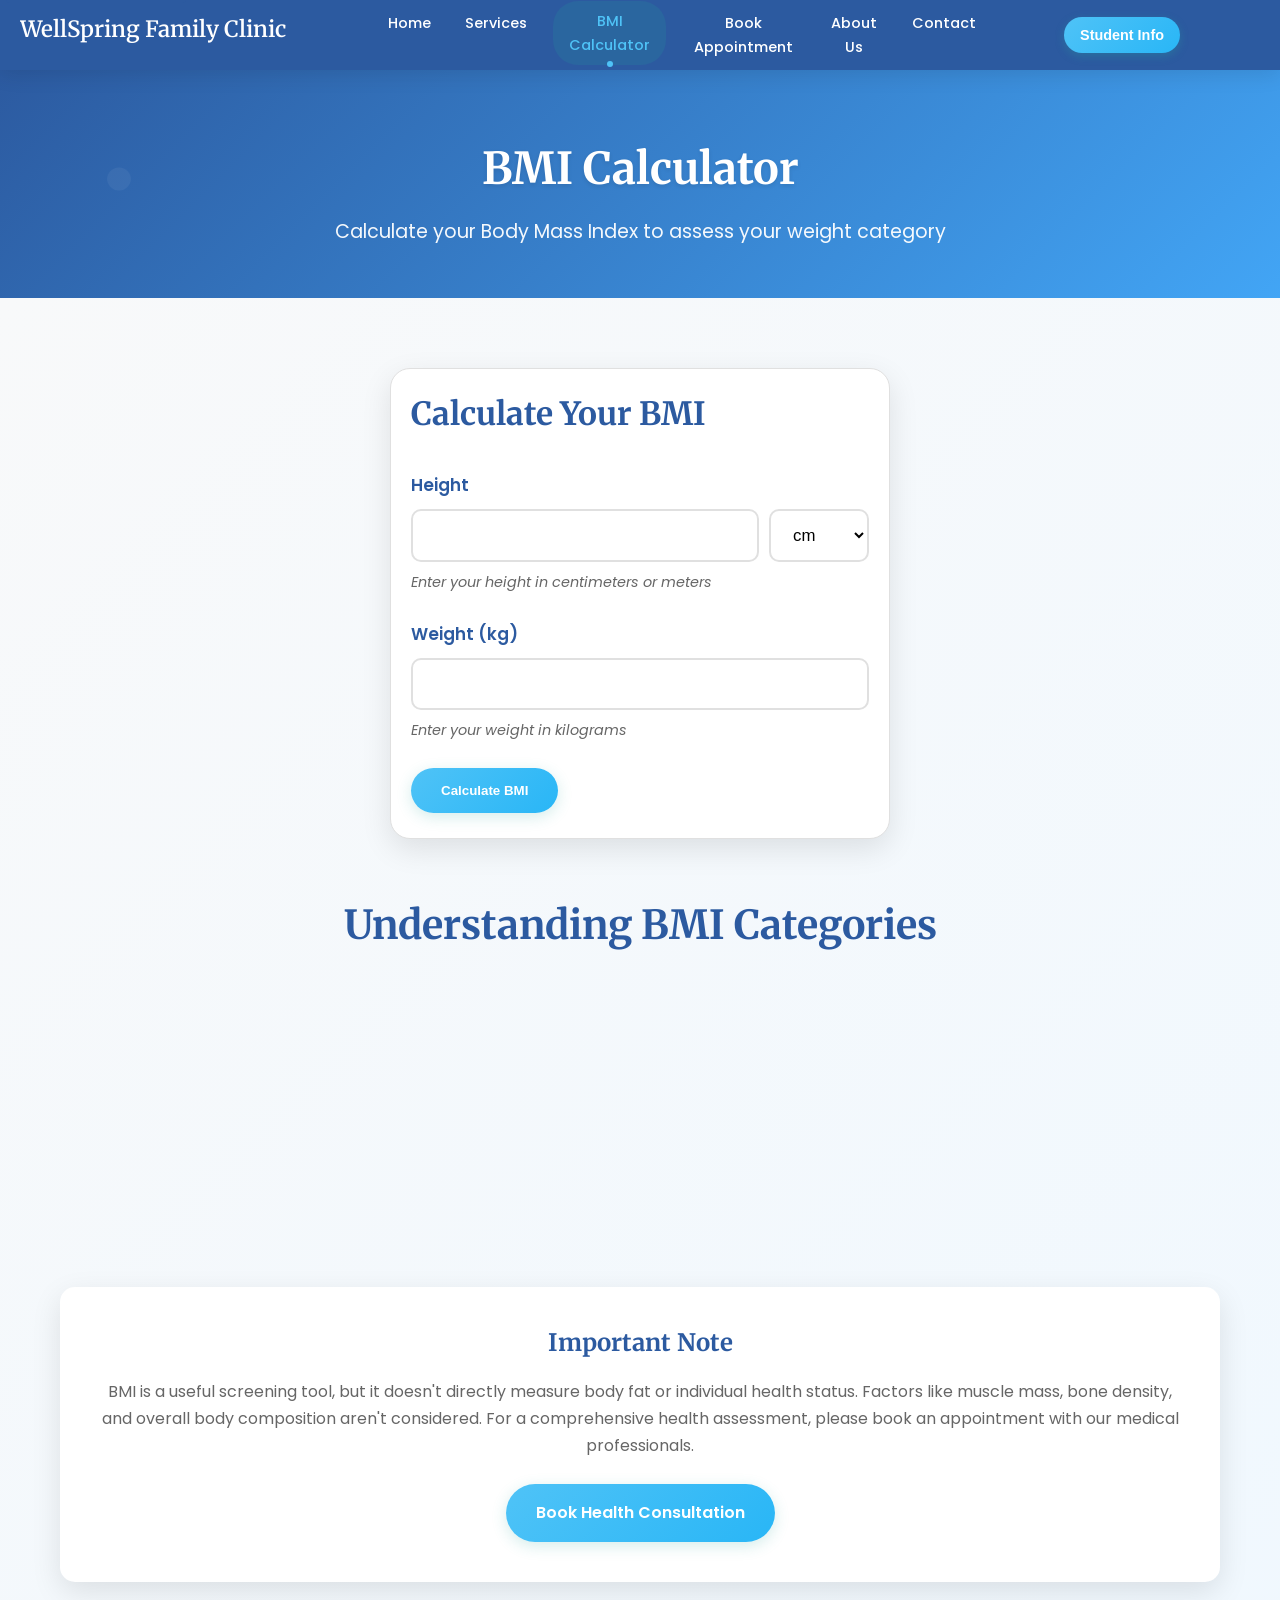
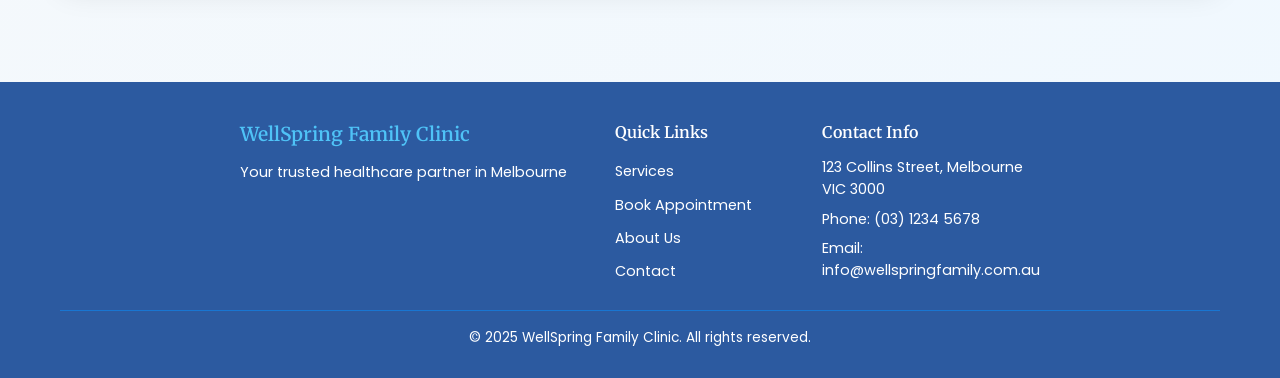
<file: bmi-calculator.html>
<!DOCTYPE html>
<html lang="en">
<head>
    <meta charset="UTF-8">
    <meta name="viewport" content="width=device-width, initial-scale=1.0">
    <meta name="description" content="Free BMI calculator tool by WellSpring Family Clinic. Calculate your Body Mass Index and understand health categories: underweight, normal, overweight, and obesity.">
    <meta name="keywords" content="BMI calculator, body mass index, health assessment, weight categories, health calculator">
    <title>BMI Calculator - WellSpring Family Clinic</title>
    <link rel="stylesheet" href="css/style.css">
</head>
<body>
    <!-- Navigation Header -->
    <header>
        <nav class="navbar">
            <div class="nav-container">
                <div class="logo">
                    <h2>WellSpring Family Clinic</h2>
                </div>
                <ul class="nav-menu">
                    <li><a href="index.html" class="nav-link">Home</a></li>
                    <li><a href="services.html" class="nav-link">Services</a></li>
                    <li><a href="bmi-calculator.html" class="nav-link active">BMI Calculator</a></li>
                    <li><a href="appointment.html" class="nav-link">Book Appointment</a></li>
                    <li><a href="about.html" class="nav-link">About Us</a></li>
                    <li><a href="contact.html" class="nav-link">Contact</a></li>
                </ul>
                <div class="nav-right">
                    <button id="studentInfoBtn" class="student-info-btn">Student Info</button>
                </div>
                <div class="hamburger">
                    <span class="bar"></span>
                    <span class="bar"></span>
                    <span class="bar"></span>
                </div>
            </div>
        </nav>
    </header>

    <!-- Student Info Popup -->
    <div id="welcomePopup" class="popup-overlay">
        <div class="popup-content">
            <div class="popup-header">
                <h2>Student Information</h2>
                <div class="popup-subtitle">Assessment Project Details</div>
            </div>
            <div class="popup-body">
                <div class="assessment-info">
                    <h3>ICT502 - Internet and Web Development</h3>
                    <p><strong>Assessment 2</strong></p>
                    <div class="student-details">
                        <p><strong>Student ID:</strong> S20250583</p>
                        <p><strong>Student Name:</strong> Anshukumar Jayeshkumar Patel</p>
                    </div>
                </div>
            </div>
            <div class="popup-footer">
                <button id="getStartedBtn" class="get-started-btn">Close</button>
            </div>
        </div>
    </div>

    <!-- Main Content -->
    <main>
        <!-- Page Header -->
        <section class="page-header">
            <div class="container">
                <h1>BMI Calculator</h1>
                <p>Calculate your Body Mass Index to assess your weight category</p>
            </div>
        </section>

        <!-- BMI Calculator Section -->
        <section class="bmi-calculator">
            <div class="container">
                <div class="calculator-container">
                    <div class="calculator-form">
                        <h2>Calculate Your BMI</h2>
                        <form id="bmiForm">
                            <div class="input-group">
                                <label for="height">Height</label>
                                <div class="input-with-unit">
                                    <input type="number" id="height" name="height" step="0.1" min="50" max="250" required>
                                    <select id="heightUnit">
                                        <option value="cm">cm</option>
                                        <option value="m">m</option>
                                    </select>
                                </div>
                                <small class="input-help">Enter your height in centimeters or meters</small>
                            </div>

                            <div class="input-group">
                                <label for="weight">Weight (kg)</label>
                                <input type="number" id="weight" name="weight" step="0.1" min="20" max="300" required>
                                <small class="input-help">Enter your weight in kilograms</small>
                            </div>

                            <button type="submit" class="calculate-btn">Calculate BMI</button>
                        </form>

                        <!-- Error Message -->
                        <div id="errorMessage" class="error-message" style="display: none;">
                            <p>Please enter valid height and weight values.</p>
                        </div>
                    </div>

                    <!-- Results Section -->
                    <div class="calculator-results" id="results" style="display: none;">
                        <h3>Your BMI Result</h3>
                        <div class="bmi-result">
                            <div class="bmi-value" id="bmiValue">0.0</div>
                            <div class="bmi-category" id="bmiCategory">Normal</div>
                            <div class="bmi-description" id="bmiDescription">Your BMI is 23.4 — Normal</div>
                        </div>
                        <button class="recalculate-btn" onclick="resetCalculator()">Calculate Again</button>
                    </div>
                </div>

                <!-- BMI Information -->
                <div class="bmi-info">
                    <h2>Understanding BMI Categories</h2>
                    <div class="bmi-categories">
                        <div class="category-item underweight">
                            <h3>Underweight</h3>
                            <p class="range">BMI less than 18.5</p>
                            <p>You may need to gain weight. Consult with our healthcare professionals for guidance.</p>
                        </div>
                        <div class="category-item normal">
                            <h3>Normal Weight</h3>
                            <p class="range">BMI 18.5 - 24.9</p>
                            <p>You have a healthy weight. Maintain it with regular exercise and balanced nutrition.</p>
                        </div>
                        <div class="category-item overweight">
                            <h3>Overweight</h3>
                            <p class="range">BMI 25.0 - 29.9</p>
                            <p>You may benefit from weight management. Consider lifestyle changes and professional advice.</p>
                        </div>
                        <div class="category-item obese">
                            <h3>Obese</h3>
                            <p class="range">BMI 30.0 and above</p>
                            <p>Health risks may be increased. We recommend consulting with our healthcare team.</p>
                        </div>
                    </div>
                </div>

                <!-- Important Note -->
                <div class="bmi-disclaimer">
                    <h3>Important Note</h3>
                    <p>BMI is a useful screening tool, but it doesn't directly measure body fat or individual health status. Factors like muscle mass, bone density, and overall body composition aren't considered. For a comprehensive health assessment, please book an appointment with our medical professionals.</p>
                    <a href="appointment.html" class="cta-button">Book Health Consultation</a>
                </div>
            </div>
        </section>
    </main>

    <!-- Footer -->
    <footer>
        <div class="container">
            <div class="footer-content">
                <div class="footer-section">
                    <h3>WellSpring Family Clinic</h3>
                    <p>Your trusted healthcare partner in Melbourne</p>
                </div>
                <div class="footer-section">
                    <h4>Quick Links</h4>
                    <ul>
                        <li><a href="services.html">Services</a></li>
                        <li><a href="appointment.html">Book Appointment</a></li>
                        <li><a href="about.html">About Us</a></li>
                        <li><a href="contact.html">Contact</a></li>
                    </ul>
                </div>
                <div class="footer-section">
                    <h4>Contact Info</h4>
                    <p>123 Collins Street, Melbourne VIC 3000</p>
                    <p>Phone: (03) 1234 5678</p>
                    <p>Email: info@wellspringfamily.com.au</p>
                </div>
            </div>
            <div class="footer-bottom">
                <p>&copy; 2025 WellSpring Family Clinic. All rights reserved.</p>
            </div>
        </div>
    </footer>

    <script src="js/script.js"></script>
</body>
</html>
</file>
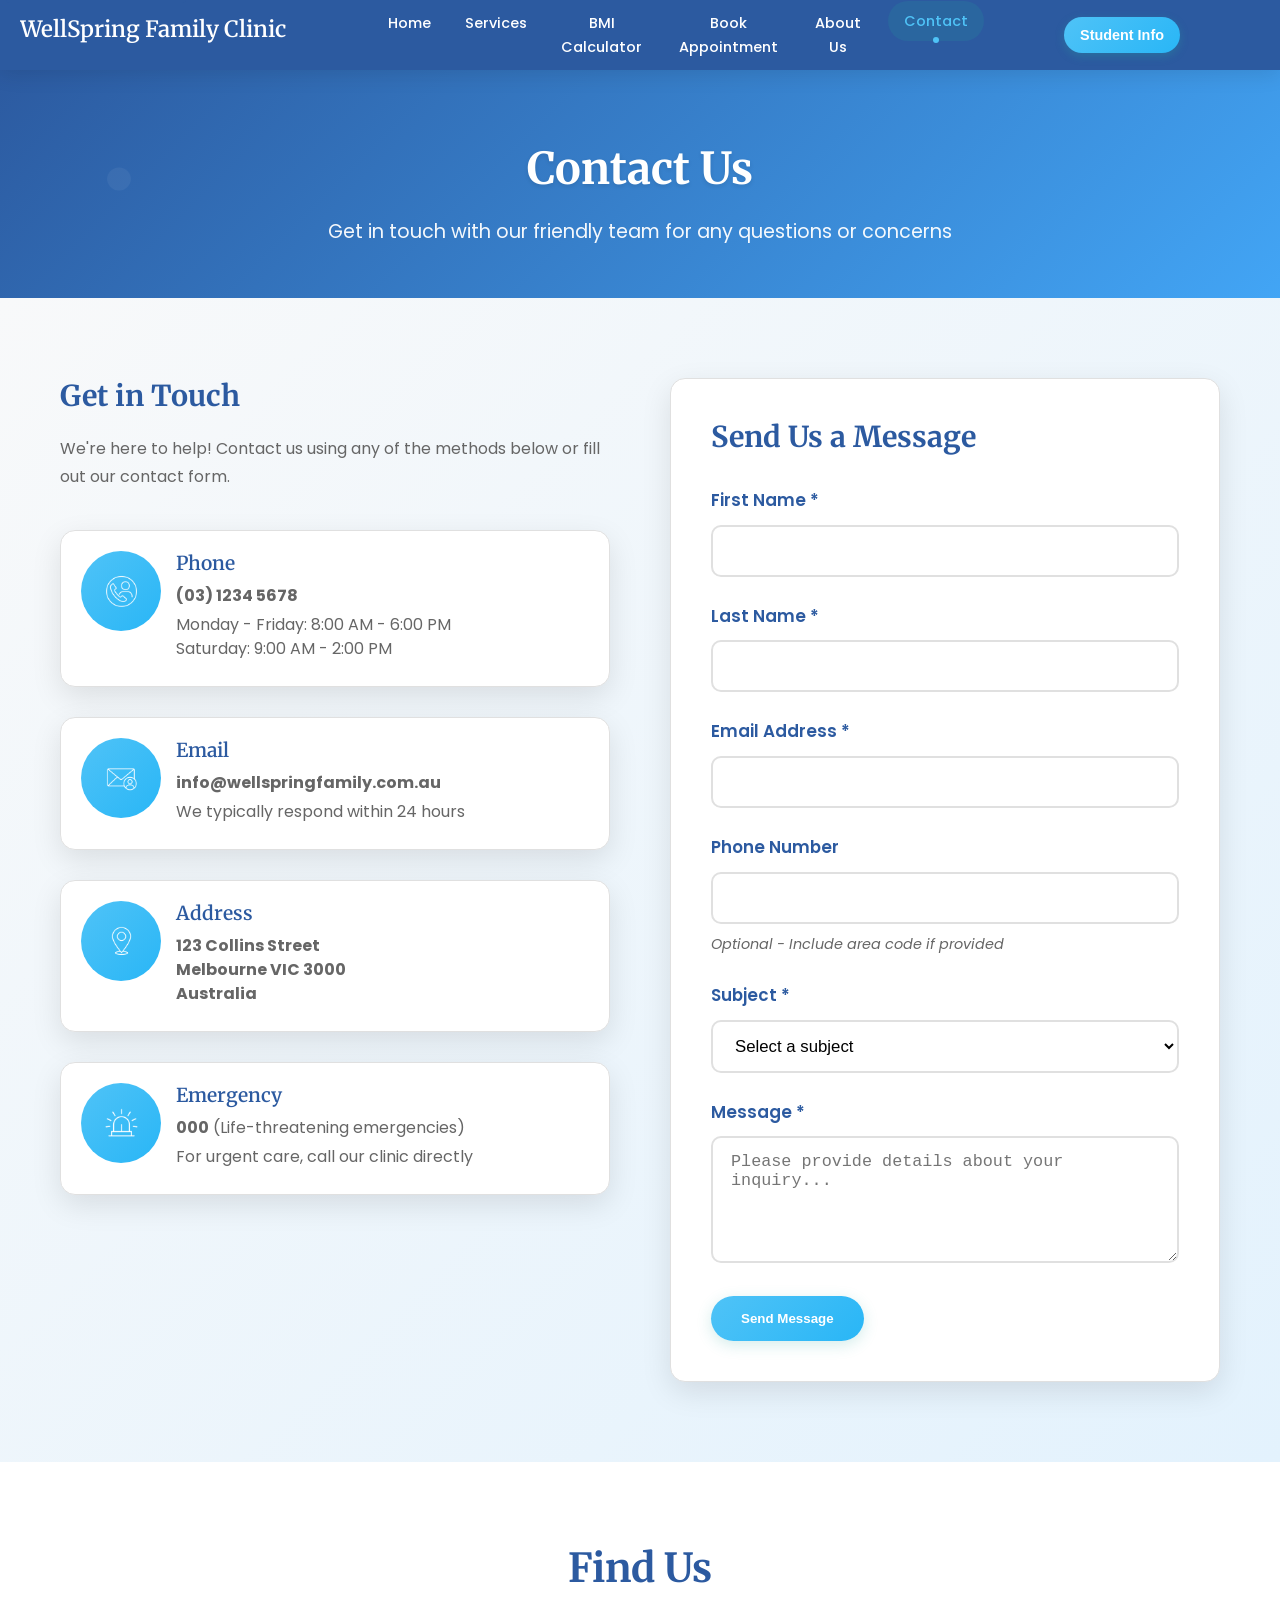
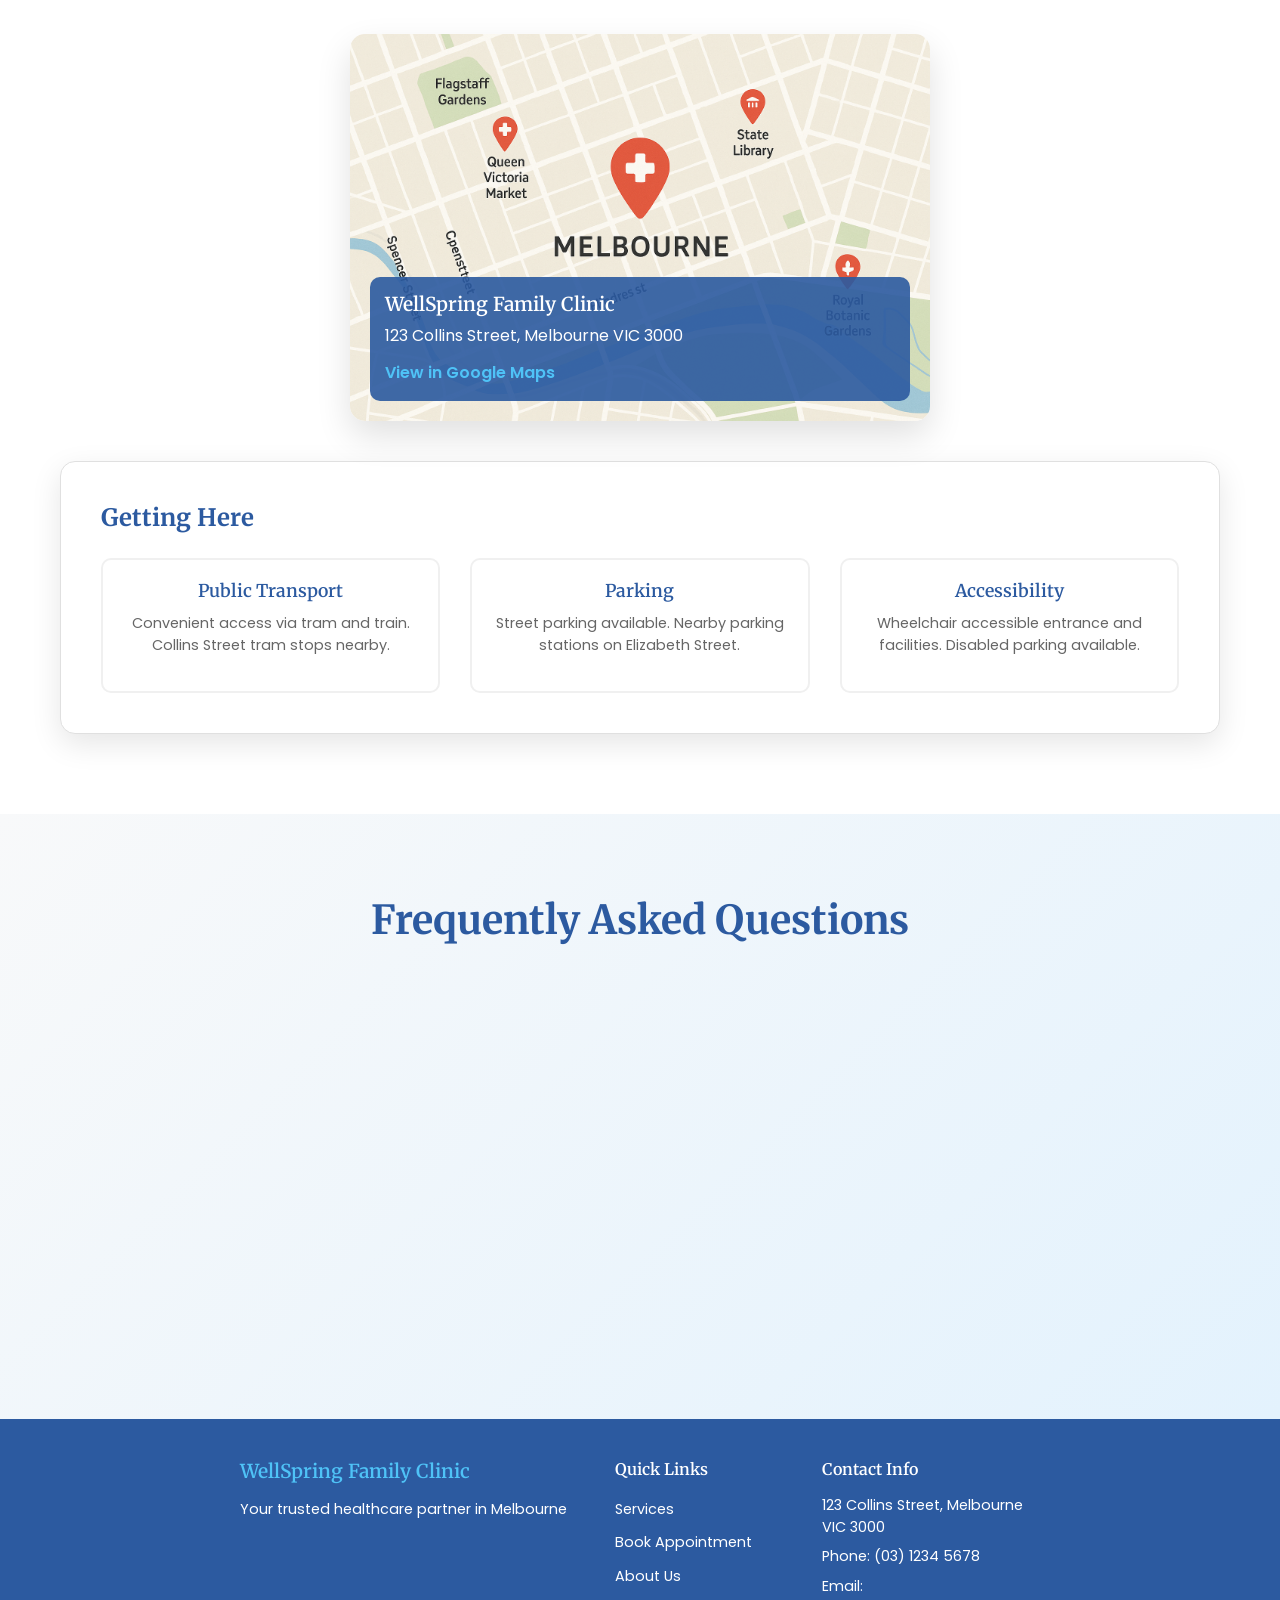
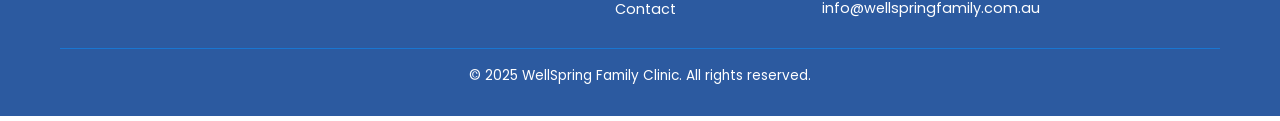
<file: contact.html>
<!DOCTYPE html>
<html lang="en">
<head>
    <meta charset="UTF-8">
    <meta name="viewport" content="width=device-width, initial-scale=1.0">
    <meta name="description" content="Contact WellSpring Family Clinic in Melbourne. Get directions, phone numbers, office hours, and send us a message. Located at Collins Street with convenient parking.">
    <meta name="keywords" content="contact clinic, Melbourne medical clinic, clinic location, appointment booking, healthcare contact">
    <title>Contact Us - WellSpring Family Clinic</title>
    <link rel="stylesheet" href="css/style.css">
</head>
<body>
    <!-- Navigation Header -->
    <header>
        <nav class="navbar">
            <div class="nav-container">
                <div class="logo">
                    <h2>WellSpring Family Clinic</h2>
                </div>
                <ul class="nav-menu">
                    <li><a href="index.html" class="nav-link">Home</a></li>
                    <li><a href="services.html" class="nav-link">Services</a></li>
                    <li><a href="bmi-calculator.html" class="nav-link">BMI Calculator</a></li>
                    <li><a href="appointment.html" class="nav-link">Book Appointment</a></li>
                    <li><a href="about.html" class="nav-link">About Us</a></li>
                    <li><a href="contact.html" class="nav-link active">Contact</a></li>
                </ul>
                <div class="nav-right">
                    <button id="studentInfoBtn" class="student-info-btn">Student Info</button>
                </div>
                <div class="hamburger">
                    <span class="bar"></span>
                    <span class="bar"></span>
                    <span class="bar"></span>
                </div>
            </div>
        </nav>
    </header>

    <!-- Student Info Popup -->
    <div id="welcomePopup" class="popup-overlay">
        <div class="popup-content">
            <div class="popup-header">
                <h2>Student Information</h2>
                <div class="popup-subtitle">Assessment Project Details</div>
            </div>
            <div class="popup-body">
                <div class="assessment-info">
                    <h3>ICT502 - Internet and Web Development</h3>
                    <p><strong>Assessment 2</strong></p>
                    <div class="student-details">
                        <p><strong>Student ID:</strong> S20250583</p>
                        <p><strong>Student Name:</strong> Anshukumar Jayeshkumar Patel</p>
                    </div>
                </div>
            </div>
            <div class="popup-footer">
                <button id="getStartedBtn" class="get-started-btn">Close</button>
            </div>
        </div>
    </div>

    <!-- Main Content -->
    <main>
        <!-- Page Header -->
        <section class="page-header">
            <div class="container">
                <h1>Contact Us</h1>
                <p>Get in touch with our friendly team for any questions or concerns</p>
            </div>
        </section>

        <!-- Contact Information -->
        <section class="contact-info">
            <div class="container">
                <div class="contact-grid">
                    <div class="contact-details">
                        <h2>Get in Touch</h2>
                        <p>We're here to help! Contact us using any of the methods below or fill out our contact form.</p>
                        
                        <div class="contact-methods">
                            <div class="contact-method">
                                <div class="contact-icon">
                                    <img src="images/Phone.png" alt="Phone icon">
                                </div>
                                <div class="contact-text">
                                    <h3>Phone</h3>
                                    <p><strong>(03) 1234 5678</strong></p>
                                    <p>Monday - Friday: 8:00 AM - 6:00 PM<br>
                                       Saturday: 9:00 AM - 2:00 PM</p>
                                </div>
                            </div>

                            <div class="contact-method">
                                <div class="contact-icon">
                                    <img src="images/Email.png" alt="Email icon">
                                </div>
                                <div class="contact-text">
                                    <h3>Email</h3>
                                    <p><strong>info@wellspringfamily.com.au</strong></p>
                                    <p>We typically respond within 24 hours</p>
                                </div>
                            </div>

                            <div class="contact-method">
                                <div class="contact-icon">
                                    <img src="images/Location.png" alt="Location icon">
                                </div>
                                <div class="contact-text">
                                    <h3>Address</h3>
                                    <p><strong>123 Collins Street<br>
                                       Melbourne VIC 3000<br>
                                       Australia</strong></p>
                                </div>
                            </div>

                            <div class="contact-method">
                                <div class="contact-icon">
                                    <img src="images/Emergency.png" alt="Emergency icon">
                                </div>
                                <div class="contact-text">
                                    <h3>Emergency</h3>
                                    <p><strong>000</strong> (Life-threatening emergencies)</p>
                                    <p>For urgent care, call our clinic directly</p>
                                </div>
                            </div>
                        </div>
                    </div>

                    <!-- Contact Form -->
                    <div class="contact-form-container">
                        <h2>Send Us a Message</h2>
                        <form id="contactForm" class="contact-form" action="https://formspree.io/f/mdkdveed" method="POST">
                            <div class="form-row">
                                <div class="input-group">
                                    <label for="contactFirstName">First Name *</label>
                                    <input type="text" id="contactFirstName" name="firstName" required>
                                    <div class="error-text" id="contactFirstNameError"></div>
                                </div>
                                <div class="input-group">
                                    <label for="contactLastName">Last Name *</label>
                                    <input type="text" id="contactLastName" name="lastName" required>
                                    <div class="error-text" id="contactLastNameError"></div>
                                </div>
                            </div>

                            <div class="input-group">
                                <label for="contactEmail">Email Address *</label>
                                <input type="email" id="contactEmail" name="email" required>
                                <div class="error-text" id="contactEmailError"></div>
                            </div>

                            <div class="input-group">
                                <label for="contactPhone">Phone Number</label>
                                <input type="tel" id="contactPhone" name="phone">
                                <small class="input-help">Optional - Include area code if provided</small>
                            </div>

                            <div class="input-group">
                                <label for="contactSubject">Subject *</label>
                                <select id="contactSubject" name="subject" required>
                                    <option value="">Select a subject</option>
                                    <option value="general-inquiry">General Inquiry</option>
                                    <option value="appointment-question">Appointment Question</option>
                                    <option value="billing-insurance">Billing & Insurance</option>
                                    <option value="medical-records">Medical Records</option>
                                    <option value="feedback">Feedback</option>
                                    <option value="other">Other</option>
                                </select>
                                <div class="error-text" id="contactSubjectError"></div>
                            </div>

                            <div class="input-group">
                                <label for="contactMessage">Message *</label>
                                <textarea id="contactMessage" name="message" rows="5" required placeholder="Please provide details about your inquiry..."></textarea>
                                <div class="error-text" id="contactMessageError"></div>
                            </div>

                            <button type="submit" class="submit-btn">Send Message</button>
                        </form>

                        <!-- Success Message -->
                        <div id="contactSuccessMessage" class="success-message" style="display: none;">
                            <h3>Message Sent Successfully!</h3>
                            <p>Thank you for contacting us. We'll get back to you within 24 hours.</p>
                            <button onclick="resetContactForm()" class="reset-btn">Send Another Message</button>
                        </div>
                    </div>
                </div>
            </div>
        </section>

        <!-- Map Section -->
        <section class="map-section">
            <div class="container">
                <h2>Find Us</h2>
                <div class="map-container">
                    <!-- Placeholder for Google Maps or interactive map -->
                    <div class="map-placeholder">
                        <div class="map-content">
                            <img src="images/map-placeholder.png" alt="Map showing WellSpring Family Clinic location at 123 Collins Street, Melbourne">
                            <div class="map-overlay">
                                <h3>WellSpring Family Clinic</h3>
                                <p>123 Collins Street, Melbourne VIC 3000</p>
                                <a href="https://maps.google.com/?q=123+Collins+Street+Melbourne+VIC+3000" target="_blank" class="map-link">View in Google Maps</a>
                            </div>
                        </div>
                    </div>
                </div>
                
                <div class="location-details">
                    <div class="location-info">
                        <h3>Getting Here</h3>
                        <div class="transport-options">
                            <div class="transport-item">
                                <h4>Public Transport</h4>
                                <p>Convenient access via tram and train. Collins Street tram stops nearby.</p>
                            </div>
                            <div class="transport-item">
                                <h4>Parking</h4>
                                <p>Street parking available. Nearby parking stations on Elizabeth Street.</p>
                            </div>
                            <div class="transport-item">
                                <h4>Accessibility</h4>
                                <p>Wheelchair accessible entrance and facilities. Disabled parking available.</p>
                            </div>
                        </div>
                    </div>
                </div>
            </div>
        </section>

        <!-- FAQ Section -->
        <section class="faq-section">
            <div class="container">
                <h2>Frequently Asked Questions</h2>
                <div class="faq-grid">
                    <div class="faq-item">
                        <h3>How do I book an appointment?</h3>
                        <p>You can book an appointment by calling us at (03) 1234 5678 or using our online appointment form. We'll confirm your booking within 24 hours.</p>
                    </div>
                    <div class="faq-item">
                        <h3>Do you accept walk-in patients?</h3>
                        <p>We primarily operate by appointment to ensure quality care. However, we do accept urgent walk-ins based on availability.</p>
                    </div>
                    <div class="faq-item">
                        <h3>What should I bring to my appointment?</h3>
                        <p>Please bring your Medicare card, any referrals, current medications list, and relevant medical history.</p>
                    </div>
                    <div class="faq-item">
                        <h3>Do you bulk bill?</h3>
                        <p>We offer bulk billing for eligible patients. Please contact us to discuss payment options and eligibility.</p>
                    </div>
                </div>
            </div>
        </section>
    </main>

    <!-- Footer -->
    <footer>
        <div class="container">
            <div class="footer-content">
                <div class="footer-section">
                    <h3>WellSpring Family Clinic</h3>
                    <p>Your trusted healthcare partner in Melbourne</p>
                </div>
                <div class="footer-section">
                    <h4>Quick Links</h4>
                    <ul>
                        <li><a href="services.html">Services</a></li>
                        <li><a href="appointment.html">Book Appointment</a></li>
                        <li><a href="about.html">About Us</a></li>
                        <li><a href="contact.html">Contact</a></li>
                    </ul>
                </div>
                <div class="footer-section">
                    <h4>Contact Info</h4>
                    <p>123 Collins Street, Melbourne VIC 3000</p>
                    <p>Phone: (03) 1234 5678</p>
                    <p>Email: info@wellspringfamily.com.au</p>
                </div>
            </div>
            <div class="footer-bottom">
                <p>&copy; 2025 WellSpring Family Clinic. All rights reserved.</p>
            </div>
        </div>
    </footer>

    <script src="js/script.js"></script>
</body>
</html>
</file>
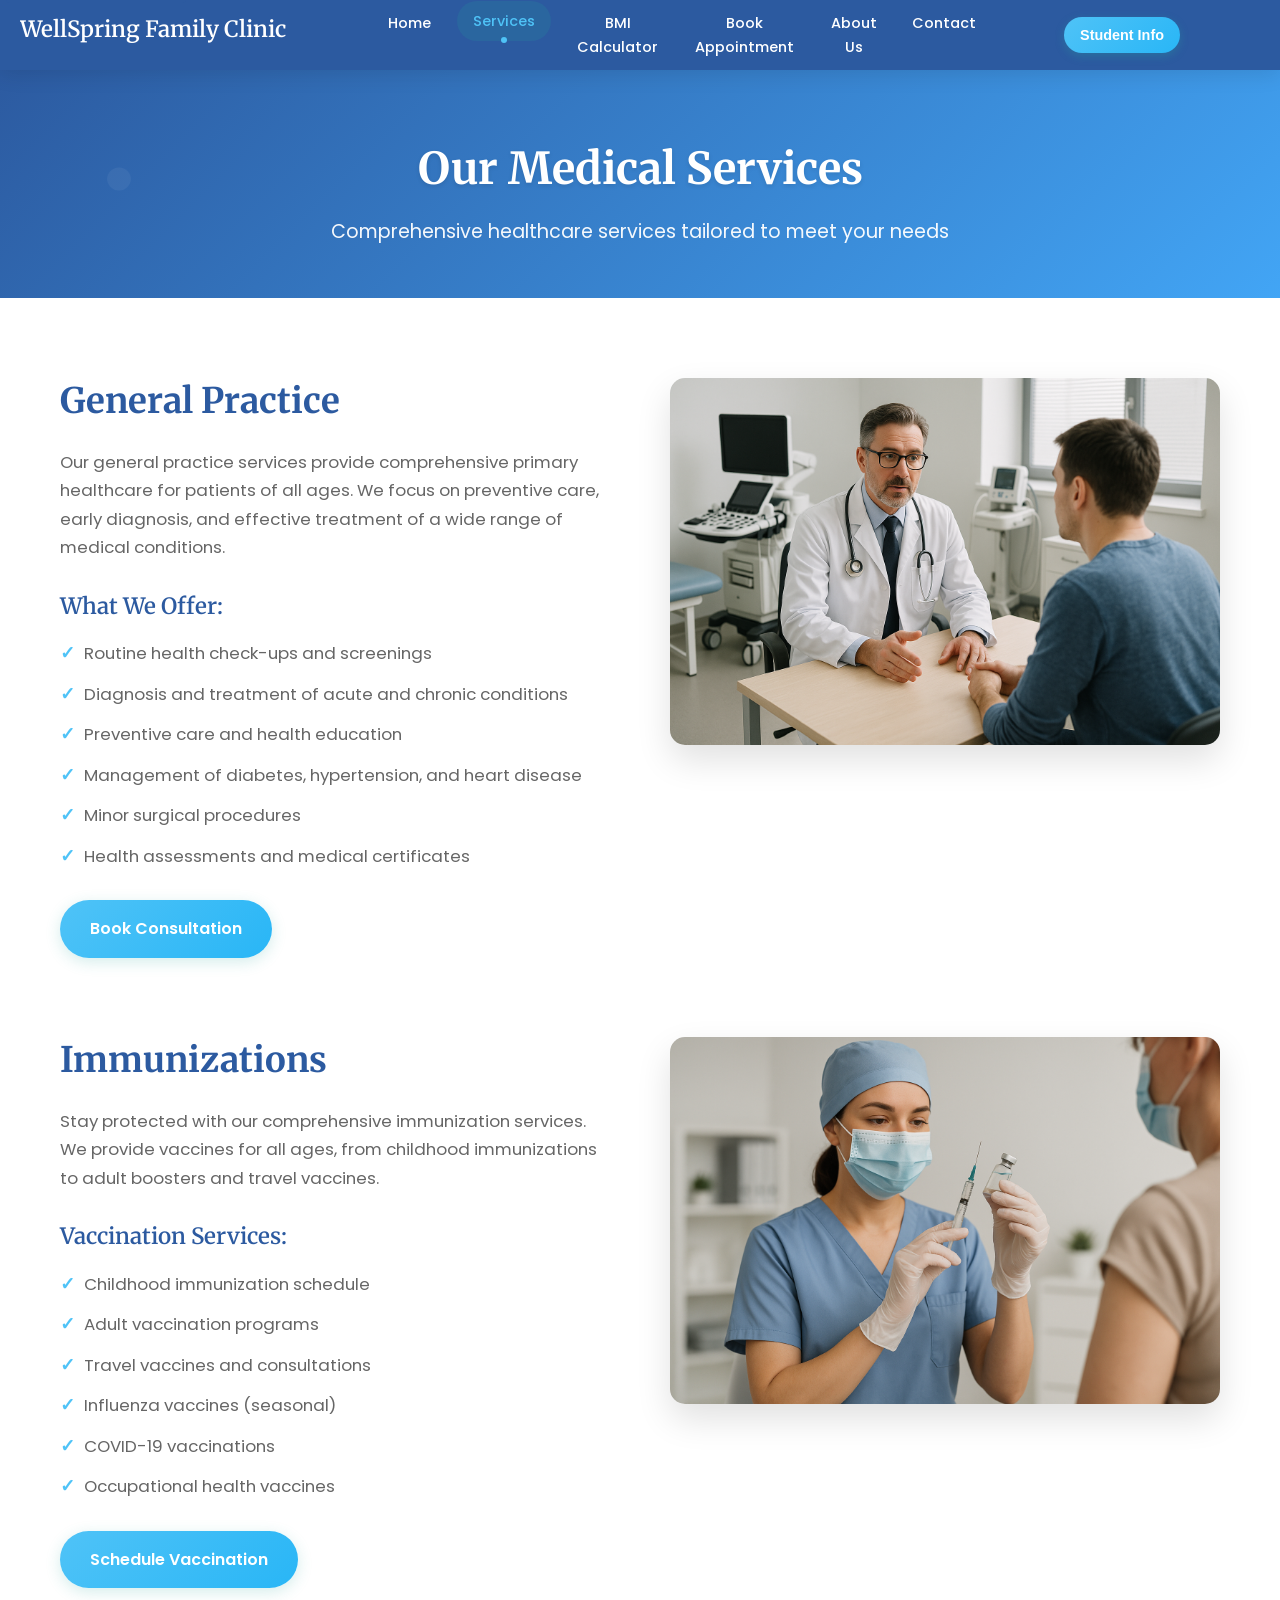
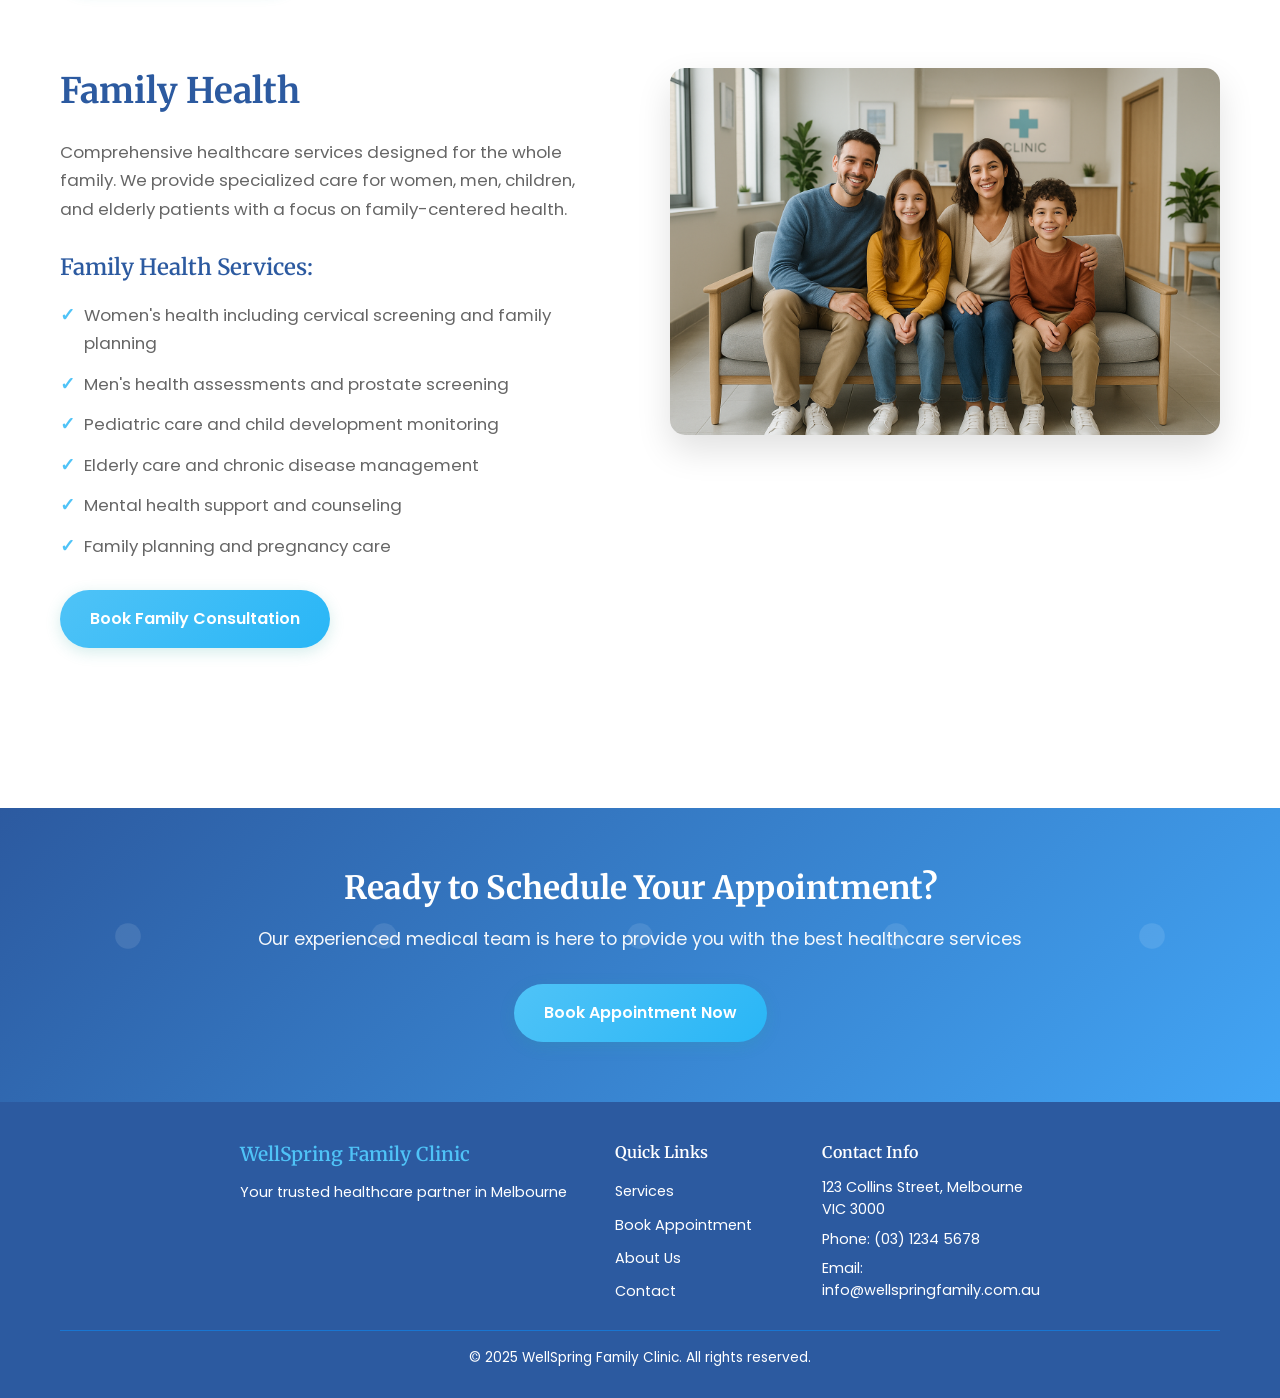
<file: services.html>
<!DOCTYPE html>
<html lang="en">
<head>
    <meta charset="UTF-8">
    <meta name="viewport" content="width=device-width, initial-scale=1.0">
    <meta name="description" content="Comprehensive healthcare services at WellSpring Family Clinic including general practice, immunizations, family health, preventive care, and specialized medical treatments in Melbourne.">
    <meta name="keywords" content="medical services, general practice, immunizations, family health, preventive care, healthcare Melbourne">
    <title>Our Services - WellSpring Family Clinic</title>
    <link rel="stylesheet" href="css/style.css">
</head>
<body>
    <!-- Navigation Header -->
    <header>
        <nav class="navbar">
            <div class="nav-container">
                <div class="logo">
                    <h2>WellSpring Family Clinic</h2>
                </div>
                <ul class="nav-menu">
                    <li><a href="index.html" class="nav-link">Home</a></li>
                    <li><a href="services.html" class="nav-link active">Services</a></li>
                    <li><a href="bmi-calculator.html" class="nav-link">BMI Calculator</a></li>
                    <li><a href="appointment.html" class="nav-link">Book Appointment</a></li>
                    <li><a href="about.html" class="nav-link">About Us</a></li>
                    <li><a href="contact.html" class="nav-link">Contact</a></li>
                </ul>
                <div class="nav-right">
                    <button id="studentInfoBtn" class="student-info-btn">Student Info</button>
                </div>
                <div class="hamburger">
                    <span class="bar"></span>
                    <span class="bar"></span>
                    <span class="bar"></span>
                </div>
            </div>
        </nav>
    </header>

    <!-- Student Info Popup -->
    <div id="welcomePopup" class="popup-overlay">
        <div class="popup-content">
            <div class="popup-header">
                <h2>Student Information</h2>
                <div class="popup-subtitle">Assessment Project Details</div>
            </div>
            <div class="popup-body">
                <div class="assessment-info">
                    <h3>ICT502 - Internet and Web Development</h3>
                    <p><strong>Assessment 2</strong></p>
                    <div class="student-details">
                        <p><strong>Student ID:</strong> S20250583</p>
                        <p><strong>Student Name:</strong> Anshukumar Jayeshkumar Patel</p>
                    </div>
                </div>
            </div>
            <div class="popup-footer">
                <button id="getStartedBtn" class="get-started-btn">Close</button>
            </div>
        </div>
    </div>

    <!-- Main Content -->
    <main>
        <!-- Page Header -->
        <section class="page-header">
            <div class="container">
                <h1>Our Medical Services</h1>
                <p>Comprehensive healthcare services tailored to meet your needs</p>
            </div>
        </section>

        <!-- Services Content -->
        <section class="services-content">
            <div class="container">
                <!-- General Practice -->
                <div class="service-detail">
                    <div class="service-detail-content">
                        <div class="service-text">
                            <h2 id="general-practice">General Practice</h2>
                            <p>Our general practice services provide comprehensive primary healthcare for patients of all ages. We focus on preventive care, early diagnosis, and effective treatment of a wide range of medical conditions.</p>
                            <h3>What We Offer:</h3>
                            <ul>
                                <li>Routine health check-ups and screenings</li>
                                <li>Diagnosis and treatment of acute and chronic conditions</li>
                                <li>Preventive care and health education</li>
                                <li>Management of diabetes, hypertension, and heart disease</li>
                                <li>Minor surgical procedures</li>
                                <li>Health assessments and medical certificates</li>
                            </ul>
                            <a href="appointment.html" class="service-cta">Book Consultation</a>
                        </div>
                        <div class="service-image">
                            <img src="images/general-practice-detail.jpg" alt="Doctor consulting with patient in examination room">
                        </div>
                    </div>
                </div>

                <!-- Immunizations -->
                <div class="service-detail">
                    <div class="service-detail-content reverse">
                        <div class="service-text">
                            <h2 id="immunizations">Immunizations</h2>
                            <p>Stay protected with our comprehensive immunization services. We provide vaccines for all ages, from childhood immunizations to adult boosters and travel vaccines.</p>
                            <h3>Vaccination Services:</h3>
                            <ul>
                                <li>Childhood immunization schedule</li>
                                <li>Adult vaccination programs</li>
                                <li>Travel vaccines and consultations</li>
                                <li>Influenza vaccines (seasonal)</li>
                                <li>COVID-19 vaccinations</li>
                                <li>Occupational health vaccines</li>
                            </ul>
                            <a href="appointment.html" class="service-cta">Schedule Vaccination</a>
                        </div>
                        <div class="service-image">
                            <img src="images/immunizations-detail.jpg" alt="Nurse preparing vaccination for patient">
                        </div>
                    </div>
                </div>

                <!-- Family Health -->
                <div class="service-detail">
                    <div class="service-detail-content">
                        <div class="service-text">
                            <h2 id="family-health">Family Health</h2>
                            <p>Comprehensive healthcare services designed for the whole family. We provide specialized care for women, men, children, and elderly patients with a focus on family-centered health.</p>
                            <h3>Family Health Services:</h3>
                            <ul>
                                <li>Women's health including cervical screening and family planning</li>
                                <li>Men's health assessments and prostate screening</li>
                                <li>Pediatric care and child development monitoring</li>
                                <li>Elderly care and chronic disease management</li>
                                <li>Mental health support and counseling</li>
                                <li>Family planning and pregnancy care</li>
                            </ul>
                            <a href="appointment.html" class="service-cta">Book Family Consultation</a>
                        </div>
                        <div class="service-image">
                            <img src="images/family-health-detail.jpg" alt="Happy family in medical clinic waiting area">
                        </div>
                    </div>
                </div>
            </div>
        </section>

        <!-- Call to Action -->
        <section class="services-cta">
            <div class="container">
                <div class="cta-content">
                    <h2>Ready to Schedule Your Appointment?</h2>
                    <p>Our experienced medical team is here to provide you with the best healthcare services</p>
                    <a href="appointment.html" class="cta-button">Book Appointment Now</a>
                </div>
            </div>
        </section>
    </main>

    <!-- Footer -->
    <footer>
        <div class="container">
            <div class="footer-content">
                <div class="footer-section">
                    <h3>WellSpring Family Clinic</h3>
                    <p>Your trusted healthcare partner in Melbourne</p>
                </div>
                <div class="footer-section">
                    <h4>Quick Links</h4>
                    <ul>
                        <li><a href="services.html">Services</a></li>
                        <li><a href="appointment.html">Book Appointment</a></li>
                        <li><a href="about.html">About Us</a></li>
                        <li><a href="contact.html">Contact</a></li>
                    </ul>
                </div>
                <div class="footer-section">
                    <h4>Contact Info</h4>
                    <p>123 Collins Street, Melbourne VIC 3000</p>
                    <p>Phone: (03) 1234 5678</p>
                    <p>Email: info@wellspringfamily.com.au</p>
                </div>
            </div>
            <div class="footer-bottom">
                <p>&copy; 2025 WellSpring Family Clinic. All rights reserved.</p>
            </div>
        </div>
    </footer>

    <script src="js/script.js"></script>
</body>
</html>
</file>
<file: css/style.css>
/*
  WellSpring Family Clinic — Condensed, human-friendly CSS
  Goals:
    • Keep the SAME visual design & behavior
    • Shrink code, reduce repetition, make it easy to read/extend (~condensed version)
    • Preserve all original class names (no HTML changes required)
  Notes:
    • Variables centralize colors, radii, shadows, typography
    • Shared component patterns (.btn*, cards, section headings, grids) are grouped
    • Mobile-first; then 400 / 768 / 1024 / 1200 breakpoints
*/

/* =====================
   Imports & Design Tokens
   ===================== */
@import url('https://fonts.googleapis.com/css2?family=Poppins:wght@300;400;500;600;700&family=Merriweather:wght@400;700&display=swap');

:root {
  /* brand palette */
  --brand: #2c5aa0;        /* deep blue */
  --brand-2: #42a5f5;      /* light blue */
  --accent: #4fc3f7;       /* aqua */
  --accent-2: #29b6f6;     /* aqua deeper */
  --ok: #66bb6a;           /* success */
  --warn: #ffa726;         /* warning */
  --danger: #ef5350;       /* error */
  --ink-900: #111;         /* near black */
  --ink-700: #333;         /* headings */
  --ink-600: #666;         /* body */
  --ink-500: #888;         /* meta */
  --paper: #fff;           /* bg */
  --paper-2: #f8f9fa;      /* subtle */
  --paper-3: #e3f2fd;      /* pale blue */
  --line: #e0e0e0;         /* light borders */
  --line-2: #e5e7eb;       /* light borders 2 */

  /* gradients */
  --g-brand: linear-gradient(135deg, var(--brand), var(--brand-2));
  --g-accent: linear-gradient(135deg, var(--accent), var(--accent-2));

  /* type */
  --ff-sans: 'Poppins', -apple-system, BlinkMacSystemFont, 'Segoe UI', sans-serif;
  --ff-serif: 'Merriweather', Georgia, serif;
  --lh: 1.7;

  /* radii */
  --r-xs: 8px; 
  --r-sm: 10px;
  --r-md: 12px; 
  --r-lg: 15px; 
  --r-xl: 16px; 
  --r-2xl: 20px;
  --r-full: 999px;

  /* shadows */
  --shadow-xs: 0 2px 8px rgba(0,0,0,.05);
  --shadow-sm: 0 5px 15px rgba(0,0,0,.08);
  --shadow-md: 0 10px 30px rgba(0,0,0,.1);
  --shadow-lg: 0 15px 35px rgba(0,0,0,.12);
  --shadow-xl: 0 20px 40px rgba(0,0,0,.15);

  /* motion */
  --t-fast: .2s cubic-bezier(.4,0,.2,1);
  --t: .3s cubic-bezier(.4,0,.2,1);
  --t-slow: .4s cubic-bezier(.4,0,.2,1);

  /* sizes */
  --container: 1200px;
  --nav-h: 70px;

  /* type scale (mobile-first) */
  --h1: 1.8rem;  /* bumps up at breakpoints */
  --h2: 1.5rem;
  --h3: 1.3rem;
  --p: 1rem;
}

/* =====================
   Reset & Base
   ===================== */
* { margin:0; padding:0; box-sizing:border-box; }
html { scroll-behavior:smooth; scroll-padding-top: 90px; }
#general-practice { scroll-margin-top: 80px; }
body { font-family:var(--ff-sans); line-height:var(--lh); color:var(--ink-700); background:var(--paper); font-weight:400; }

h1,h2,h3,h4,h5,h6{ font-family:var(--ff-serif); font-weight:700; line-height:1.3; color:var(--brand); margin-bottom:.5em; }
h1{ font-size:var(--h1); }
h2{ font-size:var(--h2); font-weight:600; }
h3{ font-size:var(--h3); font-weight:600; color:var(--ink-700); }

p{ color:var(--ink-600); margin-bottom:1em; line-height:var(--lh); font-size:var(--p); }

.container{ max-width:var(--container); margin:0 auto; padding:0 15px; }

/* Common component primitives */
.card,
.service-card,
.action-item,
.category-item,
.doctor-card,
.facility-item,
.activity-item,
.faq-item,
.contact-method,
.appointment-info,
.appointment-form,
.contact-form-container,
.calculator-form,
.calculator-results,
.mission-item,
.values-item,
.location-details { 
  background:var(--paper); border-radius:var(--r-lg); box-shadow:var(--shadow-md); border:1px solid var(--line); 
}

.btn,
.cta-button,
.action-button,
.service-cta,
.calculate-btn,
.submit-btn,
.recalculate-btn,
.reset-btn,
.student-info-btn,
.get-started-btn { 
  display:inline-block; border:none; border-radius:30px; padding:15px 30px; font-weight:600; cursor:pointer; text-decoration:none; 
  transition:transform var(--t), box-shadow var(--t), background var(--t); color:#fff; 
}

/* gradients mapped */
.cta-button,
.calculate-btn,
.submit-btn,
.service-cta,
.get-started-btn { background:var(--g-accent); box-shadow:0 4px 15px rgba(38,166,154,.2); }

.action-button,
.recalculate-btn,
.reset-btn { background:var(--g-brand); box-shadow:0 4px 15px rgba(21,101,192,.2); }

.student-info-btn { background:var(--g-accent)!important; border-radius:25px!important; padding:10px 18px!important; box-shadow:0 3px 10px rgba(38,166,154,.3); }

.btn:hover,
.cta-button:hover,
.action-button:hover,
.service-cta:hover,
.calculate-btn:hover,
.submit-btn:hover,
.recalculate-btn:hover,
.reset-btn:hover,
.student-info-btn:hover,
.get-started-btn:hover { transform:translateY(-3px); }

/* subtle link CTA */
.learn-more{ color:var(--accent); font-weight:600; text-decoration:none; position:relative; padding-bottom:2px; transition:color var(--t); }
.learn-more:hover{ color:var(--brand); }
.learn-more::after{ content:""; position:absolute; left:0; bottom:0; width:0; height:2px; background:var(--accent); transition:width var(--t); }
.learn-more:hover::after{ width:100%; }

/* =====================
   Navbar
   ===================== */
.navbar{ background:var(--brand); position:fixed; top:0; width:100%; z-index:1000; box-shadow:0 4px 20px rgba(0,0,0,.1); backdrop-filter:blur(10px); }
.nav-container{ display:flex; justify-content:space-between; align-items:center; padding:0 15px; height:60px; }
.logo h2{ color:#fff; font-size:1.1rem; font-weight:600; white-space:nowrap; overflow:hidden; text-overflow:ellipsis; }

.nav-menu{ position:fixed; left:-100%; top:60px; display:flex; flex-direction:column; background:var(--brand); width:100%; text-align:center; transition:.3s ease; box-shadow:0 10px 27px rgba(0,0,0,.05); padding:20px 0; gap:0; z-index:999; list-style:none; }
.nav-menu.active{ left:0; }
.nav-menu li{ margin:10px 0; position:relative; }
.nav-link{ color:#fff; text-decoration:none; font-weight:500; transition:color var(--t); display:block; padding:15px 20px; font-size:1.1rem; border-radius:8px; margin:0 20px; }
.nav-link:hover{ background:rgba(255,255,255,.1); color:var(--accent); }
.nav-link.active{ color:var(--accent); background:rgba(38,166,154,.15); border-radius:25px; padding:8px 16px; position:relative; }
.nav-link.active::after{ content:""; position:absolute; bottom:-2px; left:50%; transform:translateX(-50%); width:6px; height:6px; background:var(--accent); border-radius:50%; }

.nav-right{ display:flex; align-items:center; gap:15px; margin-left:10px; }
.student-info-btn{ font-size:.75rem!important; }

.hamburger{ display:flex; flex-direction:column; cursor:pointer; }
.hamburger .bar{ width:22px; height:3px; background:#fff; margin:2px 0; transition:.3s; }
.hamburger.active .bar:nth-child(2){ opacity:0; }
.hamburger.active .bar:nth-child(1){ transform:translateY(7px) rotate(45deg); }
.hamburger.active .bar:nth-child(3){ transform:translateY(-7px) rotate(-45deg); }

/* =====================
   Hours banner
   ===================== */
.hours-banner{ background:var(--g-accent); color:#fff; padding:28px 0 22px; margin-top:60px; text-align:center; box-shadow:0 2px 10px rgba(0,0,0,.1); }
.hours-content{ width:100%; }
.hours-content h3{ font-size:1rem; margin-bottom:3px; color:#fff; font-weight:600; }
.hours-content p{ font-size:.8rem; color:#fff; margin:0; font-weight:500; }

/* =====================
   Page header / hero
   ===================== */
.page-header{ background:var(--g-brand); color:#fff; padding:80px 0 50px; text-align:center; margin-top:60px; position:relative; overflow:hidden; }
.page-header::before{ content:""; position:absolute; inset:0; background:url('data:image/svg+xml,<svg xmlns=\"http://www.w3.org/2000/svg\" viewBox=\"0 0 100 20\"><defs><pattern id=\"grain\" width=\"100\" height=\"20\" patternUnits=\"userSpaceOnUse\"><circle cx=\"10\" cy=\"10\" r=\"1\" fill=\"%23ffffff\" opacity=\"0.05\"/></pattern></defs><rect width=\"100\" height=\"20\" fill=\"url(%23grain)\"/></svg>'); pointer-events:none; }
.page-header h1{ font-size:1.7rem; margin-bottom:20px; font-weight:700; color:#fff; text-shadow:0 2px 4px rgba(0,0,0,.1); }
.page-header p{ font-size:1.2rem; opacity:.95; max-width:700px; margin:0 auto; color:#fff; line-height:1.6; }

.hero{ padding:60px 0; background:linear-gradient(135deg, var(--paper-2) 0%, rgba(248,250,252,.8) 100%); }
.hero .container{ display:flex; flex-direction:column-reverse; gap:30px; text-align:center; }
.hero-content h1{ font-size:1.8rem; color:var(--brand); margin-bottom:20px; font-weight:700; line-height:1.2; }
.hero-content p{ font-size:1rem; color:var(--ink-600); margin-bottom:25px; }
.hero-image img{ width:100%; height:auto; border-radius:var(--r-lg); box-shadow:var(--shadow-lg); }

/* =====================
   Featured / Quick actions sections
   ===================== */
.featured-services,
.quick-actions,
.medical-team,
.community{ padding:80px 0; background:#fff; }
.quick-actions{ background:linear-gradient(135deg, var(--paper-2), rgba(66,165,245,.1)); }

.featured-services h2,
.quick-actions h2,
.medical-team h2,
.facilities h2,
.community h2,
.faq-section h2,
.map-section h2,
.bmi-info h2 { text-align:center; color:var(--brand); font-size:1.6rem; margin-bottom:40px; font-weight:700; }

.services-grid,
.actions-grid,
.community-activities,
.doctors-grid{ display:flex; flex-direction:column; gap:25px; }

.service-card,
.action-item{ padding:30px 20px; text-align:center; border-radius:var(--r-2xl); box-shadow:var(--shadow-sm); border:1px solid var(--line); transition:transform var(--t), box-shadow var(--t), border-color var(--t); overflow:hidden; position:relative; }
.service-card:hover,
.action-item:hover{ transform:translateY(-5px); box-shadow:var(--shadow-lg); }

.service-card::before{ content:""; position:absolute; top:0; left:0; right:0; height:4px; background:var(--g-accent); transform:scaleX(0); transition:transform var(--t-fast); }
.service-card:hover::before{ transform:scaleX(1); }

.service-icon{ width:110px; height:110px; margin:0 auto 25px; background:var(--g-accent); border-radius:50%; display:flex; align-items:center; justify-content:center; }
.service-icon img{ width:55px; height:55px; filter:brightness(0) invert(1); }

.service-card h3,
.action-item h3{ color:var(--brand); font-size:1.3rem; margin-bottom:18px; font-weight:600; }
.service-card p,
.action-item p{ color:var(--ink-600); margin-bottom:25px; line-height:var(--lh); font-size:1.05rem; }

/* =====================
   Services content / details
   ===================== */
.services-content{ padding:80px 0; }
.service-detail{ margin-bottom:80px; }
.service-detail-content{ display:flex; flex-direction:column-reverse; gap:30px; }
.service-detail-content.reverse{ direction:ltr; }

.service-text h2{ color:var(--brand); font-size:2.2rem; margin-bottom:24px; font-weight:700; }
.service-text p{ color:var(--ink-600); margin-bottom:24px; font-size:1.05rem; }
.service-text h3{ color:var(--brand); font-size:1.4rem; margin:30px 0 18px; font-weight:600; }
.service-text ul{ list-style:none; margin-bottom:30px; }
.service-text li{ color:var(--ink-600); margin-bottom:12px; padding-left:24px; position:relative; font-size:1.05rem; }
.service-text li::before{ content:"✓"; color:var(--accent); font-weight:bold; position:absolute; left:0; font-size:1.1rem; }

.service-image img{ width:100%; height:auto; border-radius:var(--r-lg); box-shadow:var(--shadow-lg); }

/* Call-to-action wide */
.services-cta,
.about-cta{ background:var(--g-brand); padding:60px 0; text-align:center; color:#fff; position:relative; overflow:hidden; }
.services-cta::before,
.about-cta::before{ content:""; position:absolute; inset:0; background:url('data:image/svg+xml,<svg xmlns=\"http://www.w3.org/2000/svg\" viewBox=\"0 0 100 20\"><defs><pattern id=\"dots\" width=\"20\" height=\"20\" patternUnits=\"userSpaceOnUse\"><circle cx=\"10\" cy=\"10\" r=\"1\" fill=\"%23ffffff\" opacity=\"0.1\"/></pattern></defs><rect width=\"100\" height=\"20\" fill=\"url(%23dots)\"/></svg>'); pointer-events:none; }
.cta-content h2,
.about-cta h2{ font-size:2rem; margin-bottom:15px; font-weight:700; color:#fff; }
.cta-content p,
.about-cta p{ font-size:1.1rem; margin-bottom:30px; color:#fff; opacity:.95; }

/* =====================
   BMI calculator
   ===================== */
.bmi-calculator{ padding:100px 0; background:linear-gradient(135deg, var(--paper-2), rgba(66,165,245,.08)); }
.calculator-container{ display:flex; flex-direction:column; gap:30px; }

.calculator-form{ max-width:500px; width:100%; padding:25px 20px; border-radius:var(--r-2xl); }
.calculator-form h2{ color:var(--brand); font-size:2rem; margin-bottom:35px; font-weight:700; }

.input-group{ margin-bottom:25px; }
.input-group label{ display:block; color:var(--brand); font-weight:600; margin-bottom:10px; font-size:1.05rem; }
.input-group input,
.input-group select,
.input-group textarea{ width:100%; padding:14px 18px; border:2px solid var(--line); border-radius:var(--r-sm); font-size:1.05rem; transition:all var(--t); background:#fff; }
.input-group input:focus,
.input-group select:focus,
.input-group textarea:focus{ outline:none; border-color:var(--accent); box-shadow:0 0 0 3px rgba(38,166,154,.1); transform:translateY(-1px); }

.input-with-unit{ display:flex; gap:10px; }
.input-with-unit input{ flex:1; }
.input-with-unit select{ width:100px; }
.input-help{ display:block; color:var(--ink-600); font-size:.9rem; margin-top:8px; font-style:italic; }

.calculator-results{ padding:25px 20px; text-align:center; }
.calculator-results h3{ color:var(--brand); font-size:1.5rem; margin-bottom:25px; font-weight:700; }
.bmi-result{ margin-bottom:30px; }
.bmi-value{ font-size:2.2rem; font-weight:700; color:var(--accent); margin-bottom:15px; text-shadow:0 2px 4px rgba(38,166,154,.2); }
.bmi-category{ font-size:1.3rem; font-weight:600; margin-bottom:10px; }
.bmi-description{ color:var(--ink-600); font-size:1.2rem; font-weight:500; }

/* BMI information cards */
.bmi-info{ margin-bottom:60px; }
.bmi-categories{ display:flex; flex-direction:column; gap:20px; }
.category-item{ padding:30px 25px; border-left:5px solid; }
.category-item.underweight{ border-left-color:var(--brand-2); }
.category-item.normal{ border-left-color:var(--ok); }
.category-item.overweight{ border-left-color:var(--warn); }
.category-item.obese{ border-left-color:var(--danger); }
.category-item h3{ color:var(--brand); font-size:1.2rem; margin-bottom:10px; font-weight:600; }
.category-item .range{ font-weight:600; margin-bottom:10px; color:var(--ink-700); }
.category-item p{ color:var(--ink-600); font-size:.95rem; line-height:1.5; }

/* disclaimer */
.bmi-disclaimer{ padding:40px; text-align:center; box-shadow:var(--shadow-md); border-radius:var(--r-lg); background:#fff; }
.bmi-disclaimer h3{ color:var(--brand); font-size:1.5rem; margin-bottom:20px; font-weight:700; }
.bmi-disclaimer p{ color:var(--ink-600); line-height:var(--lh); margin-bottom:25px; }

/* =====================
   Generic forms & messages
   ===================== */
.form-row{ display:flex; flex-direction:column; gap:0; }
.error-text{ color:var(--danger); font-size:.85rem; margin-top:5px; display:none; }
.error-message{ background:#ffebee; color:#c62828; padding:15px; border-radius:var(--r-sm); margin-top:20px; border-left:4px solid var(--danger); }
.success-message{ background:#e8f5e8; color:#2e7d32; padding:30px; border-radius:var(--r-lg); text-align:center; border-left:4px solid var(--ok); }
.success-message h3{ color:#2e7d32; font-size:1.5rem; margin-bottom:15px; font-weight:700; }

.form-checkbox{ display:flex; align-items:flex-start; gap:10px; margin-bottom:25px; }
.form-checkbox input[type="checkbox"]{ margin-top:3px; transform:scale(1.2); }
.form-checkbox label{ color:var(--ink-600); font-size:.9rem; line-height:1.5; }

/* =====================
   Appointment section
   ===================== */
.appointment-section{ padding:80px 0; background:linear-gradient(135deg, var(--paper-2), var(--paper-3)); }
.appointment-container{ display:flex; flex-direction:column; gap:30px; }
.appointment-info{ padding:25px 20px; height:auto; position:static; top:auto; }
.appointment-info h2{ color:var(--brand); font-size:1.8rem; margin-bottom:20px; font-weight:700; }
.appointment-info p{ color:var(--ink-600); margin-bottom:30px; }
.clinic-hours, .urgent-care{ margin-bottom:30px; }
.clinic-hours h3, .urgent-care h3{ color:var(--brand); font-size:1.2rem; margin-bottom:15px; font-weight:600; }
.clinic-hours ul{ list-style:none; }
.clinic-hours li{ color:var(--ink-600); margin-bottom:8px; padding-left:15px; position:relative; }
.clinic-hours li::before{ content:"•"; color:var(--accent); font-weight:bold; position:absolute; left:0; }
.urgent-care p{ color:var(--ink-600); line-height:1.6; }
.appointment-form{ padding:25px 20px; }

/* =====================
   About / Mission / Values
   ===================== */
.clinic-info{ padding:80px 0; background:#fff; }
.info-content{ display:flex; flex-direction:column-reverse; gap:30px; text-align:center; }
.info-text h2{ color:var(--brand); font-size:2rem; margin-bottom:25px; font-weight:700; }
.info-text p{ color:var(--ink-600); margin-bottom:20px; }
.info-image img{ width:100%; height:auto; border-radius:var(--r-lg); box-shadow:var(--shadow-lg); }

.mission-values{ padding:80px 0; background:linear-gradient(135deg, var(--paper-2), var(--paper-3)); }
.mission-content{ display:flex; flex-direction:column; gap:30px; }
.mission-item, .values-item{ padding:25px 20px; }
.mission-item h2, .values-item h2{ color:var(--brand); font-size:1.8rem; margin-bottom:20px; font-weight:700; }
.mission-item p, .values-item p{ color:var(--ink-600); }
.values-item ul{ list-style:none; }
.values-item li{ color:var(--ink-600); margin-bottom:15px; line-height:1.6; }
.values-item strong{ color:var(--brand); font-weight:600; }

/* =====================
   Team
   ===================== */
.doctor-card{ overflow:hidden; transition:transform var(--t); }
.doctor-card:hover{ transform:translateY(-5px); }
.doctor-image{ width:100%; aspect-ratio:1/1; overflow:hidden; }
.doctor-image img{ width:100%; height:100%; object-fit:cover; }
.doctor-info{ padding:30px; }
.doctor-info h3{ color:var(--brand); font-size:1.4rem; margin-bottom:5px; font-weight:700; }
.specialty{ color:var(--accent); font-weight:600; margin-bottom:5px; }
.qualifications{ color:var(--ink-500); font-size:.9rem; margin-bottom:15px; font-style:italic; }
.doctor-info p{ color:var(--ink-600); line-height:1.6; }

/* =====================
   Facilities
   ===================== */
.facilities{ padding:80px 0; background:linear-gradient(135deg, var(--paper-2), var(--paper-3)); }
.facilities h2{ text-align:center; color:var(--brand); font-size:2.2rem; margin-bottom:50px; font-weight:700; }
.facilities-content{ display:flex; flex-direction:column-reverse; gap:30px; text-align:center; margin-bottom:40px; }
.facilities-text p{ color:var(--ink-600); line-height:var(--lh); margin-bottom:30px; }
.facilities-list{ display:flex; flex-direction:column; gap:20px; }
.facility-item{ padding:20px; border-radius:var(--r-sm); box-shadow:var(--shadow-sm); }
.facility-item h3{ color:var(--brand); font-size:1.1rem; margin-bottom:10px; font-weight:600; }
.facility-item p{ color:var(--ink-600); font-size:.9rem; line-height:1.5; }
.facilities-image img{ width:100%; aspect-ratio:3/2; object-fit:cover; border-radius:var(--r-lg); box-shadow:var(--shadow-lg); }

/* =====================
   Community
   ===================== */
.community > p{ text-align:center; color:var(--ink-600); font-size:1.1rem; margin-bottom:50px; max-width:600px; margin-inline:auto; }
.activity-item{ padding:30px; text-align:center; box-shadow:var(--shadow-md); border-top:4px solid var(--accent); }
.activity-item h3{ color:var(--brand); font-size:1.3rem; margin-bottom:15px; font-weight:600; }
.activity-item p{ color:var(--ink-600); line-height:1.6; }

/* =====================
   Contact
   ===================== */
.contact-info{ padding:80px 0; background:linear-gradient(135deg, var(--paper-2), var(--paper-3)); }
.contact-grid{ display:flex; flex-direction:column; gap:30px; }
.contact-details h2{ color:var(--brand); font-size:1.8rem; margin-bottom:20px; font-weight:700; }
.contact-details > p{ color:var(--ink-600); margin-bottom:40px; }
.contact-methods{ display:flex; flex-direction:column; gap:30px; }
.contact-method{ display:flex; align-items:flex-start; gap:15px; padding:20px; }
.contact-icon{ width:80px; height:80px; background:var(--g-accent); border-radius:50%; display:flex; align-items:center; justify-content:center; flex-shrink:0; }
.contact-icon img{ width:45px; height:45px; filter:brightness(0) invert(1); object-fit:contain; }
.contact-text h3{ color:var(--brand); font-size:1.2rem; margin-bottom:8px; font-weight:600; }
.contact-text p{ color:var(--ink-600); line-height:1.5; margin-bottom:5px; }
.contact-form-container{ padding:40px; }
.contact-form-container h2{ color:var(--brand); font-size:1.8rem; margin-bottom:30px; font-weight:700; }

/* =====================
   Map section
   ===================== */
.map-section{ padding:80px 0; background:#fff; }
.map-section h2{ text-align:center; color:var(--brand); font-size:2.2rem; margin-bottom:40px; font-weight:700; }
.map-container{ margin-bottom:40px; }
.map-placeholder{ position:relative; width:100%; aspect-ratio:3/2; border-radius:var(--r-lg); overflow:hidden; box-shadow:var(--shadow-lg); margin:0 auto; }
.map-content{ position:relative; height:100%; }
.map-content img{ width:100%; height:100%; object-fit:cover; }
.map-overlay{ position:absolute; bottom:20px; left:20px; right:20px; background:rgba(44,90,160,.9); color:#fff; padding:15px; border-radius:var(--r-sm); }
.map-overlay h3{ font-size:1.2rem; margin-bottom:5px; font-weight:600; color:#fff; }
.map-overlay p{ margin-bottom:10px; color:#fff; }
.map-link{ color:var(--accent); text-decoration:none; font-weight:600; }
.map-link:hover{ color:var(--accent-2); }

.location-details{ padding:40px; }
.location-info h3{ color:var(--brand); font-size:1.5rem; margin-bottom:25px; font-weight:700; }
.transport-options{ display:flex; flex-direction:column; gap:20px; }
.transport-item{ text-align:center; padding:20px; border:2px solid #f0f0f0; border-radius:var(--r-sm); transition:border-color var(--t); }
.transport-item:hover{ border-color:var(--accent); }
.transport-item h4{ color:var(--brand); font-size:1.1rem; margin-bottom:10px; font-weight:600; }
.transport-item p{ color:var(--ink-600); font-size:.9rem; line-height:1.5; }

/* =====================
   FAQ
   ===================== */
.faq-section{ padding:80px 0; background:linear-gradient(135deg, var(--paper-2), var(--paper-3)); }
.faq-grid{ display:flex; flex-direction:column; gap:20px; }
.faq-item{ padding:20px; }
.faq-item h3{ color:var(--brand); font-size:1.2rem; margin-bottom:15px; font-weight:600; }
.faq-item p{ color:var(--ink-600); line-height:1.6; }

/* =====================
   Footer
   ===================== */
footer{ background:var(--brand); color:#fff; padding:30px 0 15px; }
.footer-content{ display:grid; grid-template-columns:1fr 1fr; gap:20px; text-align:left; }
.footer-section h3,.footer-section h4{ margin-bottom:20px; font-weight:600; }
.footer-section h3{ font-size:1.2rem; color:var(--accent); }
.footer-section h4{ font-size:1rem; color:#fff; }
.footer-section p{ color:#fff; line-height:1.6; margin-bottom:10px; font-size:.9rem; }
.footer-section ul{ list-style:none; }
.footer-section li{ margin-bottom:6px; }
.footer-section a{ color:#fff; text-decoration:none; transition:color var(--t); font-size:.9rem; }
.footer-section a:hover{ color:var(--accent); }
.footer-bottom{ text-align:center; padding-top:15px; border-top:1px solid #1976d2; margin-top:20px; }
.footer-bottom p{ color:#fff; font-size:.85rem; }

/* =====================
   Popup (Welcome)
   ===================== */
.popup-overlay{ position:fixed; inset:0; background:transparent; display:flex; justify-content:center; align-items:center; z-index:10001; opacity:0; visibility:hidden; transition:all var(--t-slow); pointer-events:none; }
.popup-overlay.show{ opacity:1; visibility:visible; pointer-events:auto; }
.popup-content{ background:#fff; border-radius:var(--r-xl); box-shadow:var(--shadow-xl); width:min(350px, 90vw); height:auto; max-height:85vh; transform:scale(.3); transition:all var(--t-slow); display:flex; flex-direction:column; border:2px solid var(--line-2); margin:0 20px; }
.popup-overlay.show .popup-content{ transform:scale(1); }
.popup-header{ background:var(--g-brand); color:#fff; padding:20px; text-align:center; border-radius:var(--r-xl) var(--r-xl) 0 0; flex-shrink:0; }
.popup-header h2{ color:#fff; margin-bottom:5px; font-size:1.2rem; }
.popup-subtitle{ font-size:.9rem; opacity:.9; font-weight:300; }
.popup-body{ padding:15px 20px; display:flex; flex-direction:column; gap:15px; }
.assessment-info{ background:#fff; padding:15px; border-radius:var(--r-md); text-align:center; flex-shrink:0; border:1px solid var(--line); }
.assessment-info h3{ color:var(--brand); margin-bottom:12px; font-size:1.1rem; }
.assessment-info p{ margin-bottom:16px; color:var(--ink-600); font-weight:500; }
.student-details{ background:#fff; padding:18px; border-radius:10px; border-left:4px solid var(--accent-2); box-shadow:var(--shadow-xs); }
.student-details p{ margin-bottom:8px; font-size:.95rem; }
.popup-description{ text-align:center; color:var(--ink-600); line-height:1.6; }
.popup-footer{ padding:15px 20px 20px; text-align:center; flex-shrink:0; border-top:1px solid var(--line-2); }
.get-started-btn{ padding:12px 24px; font-size:1rem; }

/* Disable popup animations for specific states */
.popup-overlay.from-nav .popup-content,
.popup-overlay.closing .popup-content{ animation:none; }

/* === Scroll-reveal helpers (replaces the old "No animation helpers" block) === */
@media (prefers-reduced-motion: no-preference){
  /* Initial hidden state for reveal targets */
  .service-card, .action-item, .service-detail, .category-item, .doctor-card, .facility-item, .activity-item, .faq-item, .contact-method, .hero-content, .hero-image{
    opacity:0;
    transform: translateY(16px);
    will-change: transform, opacity;
  }

  /* Fallback when JS adds reveal classes */
  @keyframes fadeUp{ from{opacity:0; transform:translateY(16px);} to{opacity:1; transform:translateY(0);} }
  @keyframes slideLeft{ from{opacity:0; transform:translateX(-24px);} to{opacity:1; transform:translateX(0);} }
  @keyframes slideRight{ from{opacity:0; transform:translateX(24px);} to{opacity:1; transform:translateX(0);} }
  @keyframes fadeOnly{ from{opacity:0;} to{opacity:1;} }

  .fade-in-up{ animation: fadeUp var(--t-slow) forwards; }
  .slide-in-left{ animation: slideLeft var(--t-slow) forwards; }
  .slide-in-right{ animation: slideRight var(--t-slow) forwards; }
  .smooth-fade-in{ animation: fadeOnly var(--t-slow) forwards; }

  /* Progressive enhancement: CSS Scroll-Linked Animations (Chrome/Safari/Edge)
     Stagger items in each multi-column row so they appear one-by-one as you scroll.
     If unsupported, JS IntersectionObserver still fades them in. */
  @supports (view-timeline-name: --reveal){
    /* Attach a view timeline to each grid/list container */
    :is(.services-grid,
        .actions-grid,
        .doctors-grid,
        .community-activities,
        .facilities-list,
        .faq-grid,
        .bmi-categories,
        .transport-options){
      view-timeline-name: --reveal;
      view-timeline-axis: block;
    }

    /* Children animate on that timeline */
    :is(.services-grid,
        .actions-grid,
        .doctors-grid,
        .community-activities,
        .facilities-list,
        .faq-grid,
        .bmi-categories,
        .transport-options) > *{
      animation: fadeUp var(--t-slow) both;
      animation-timeline: --reveal;
      /* first item in a row */
      animation-range: entry 0% entry 20%;
    }
    /* second item waits for a little more scroll */
    :is(.services-grid,
        .actions-grid,
        .doctors-grid,
        .community-activities,
        .facilities-list,
        .faq-grid,
        .bmi-categories,
        .transport-options) > *:nth-child(3n+2){
      animation-range: entry 12% entry 32%;
    }
    /* third item waits even more */
    :is(.services-grid,
        .actions-grid,
        .doctors-grid,
        .community-activities,
        .facilities-list,
        .faq-grid,
        .bmi-categories,
        .transport-options) > *:nth-child(3n+3){
      animation-range: entry 24% entry 44%;
    }

    /* On single-column mobile, keep it snappy */
    @media (max-width: 767px){
      :is(.services-grid,
          .actions-grid,
          .doctors-grid,
          .community-activities,
          .facilities-list,
          .faq-grid,
          .bmi-categories,
          .transport-options) > *{
        animation-range: entry 0% entry 15%;
      }
      :is(.services-grid,
          .actions-grid,
          .doctors-grid,
          .community-activities,
          .facilities-list,
          .faq-grid,
          .bmi-categories,
          .transport-options) > *:nth-child(3n+2){
        animation-range: entry 8% entry 23%;
      }
      :is(.services-grid,
          .actions-grid,
          .doctors-grid,
          .community-activities,
          .facilities-list,
          .faq-grid,
          .bmi-categories,
          .transport-options) > *:nth-child(3n+3){
        animation-range: entry 16% entry 31%;
      }
    }
  }
}
@media (prefers-reduced-motion: reduce){
  .service-card, .action-item, .service-detail, .category-item, .doctor-card, .facility-item, .activity-item, .faq-item, .contact-method, .hero-content, .hero-image{
    opacity:1 !important; transform:none !important; animation:none !important;
  }
  .fade-in-up, .slide-in-left, .slide-in-right, .smooth-fade-in{ opacity:1 !important; }
}

/* =====================
   Responsive — small phones (max 400)
   ===================== */
@media (max-width: 400px){
  .container{ padding:0 10px; }
  .nav-container{ padding:0 10px; }
  .logo h2{ font-size:1rem; }
  .student-info-btn{ padding:4px 8px!important; font-size:.7rem!important; }
  h1{ font-size:1.6rem; }
  .page-header h1{ font-size:1.5rem; }
  .service-card,
  .action-item,
  .appointment-info,
  .appointment-form,
  .calculator-form,
  .contact-form-container{ padding:20px 15px; }
}

/* =====================
   Responsive — tablets (min 768)
   ===================== */
@media (min-width: 768px){
  :root{ --h1: 2.2rem; --h2: 2rem; }
  .container{ padding:0 30px; }

  .nav-container{ display:grid; grid-template-columns:300px 1fr auto auto; align-items:center; height:var(--nav-h); gap:30px; padding:0 40px; }
  .logo h2{ font-size:1.3rem; }
  .nav-menu{ position:static; flex-direction:row; background:none; box-shadow:none; padding:0; gap:15px; justify-self:center; left:auto; top:auto; width:auto; }
  .nav-menu li{ margin:0; }
  .nav-link{ padding:10px 8px; margin:0; font-size:.9rem; background:transparent; }
  .nav-right{ margin-left:20px; }
  .student-info-btn{ padding:10px 16px!important; font-size:.9rem!important; }
  .hamburger{ display:none; }

  .page-header h1{ font-size:2.2rem; }
  .hero .container{ display:grid; grid-template-columns:1fr 1fr; gap:40px; text-align:left; }
  .hero-content h1{ font-size:2.5rem; }

  .services-grid,
  .actions-grid{ display:grid; grid-template-columns:repeat(2,1fr); gap:30px; }

  .appointment-container,
  .info-content,
  .contact-grid,
  .calculator-container,
  .facilities-content{ display:grid; grid-template-columns:1fr 1fr; gap:40px; text-align:left; }

  .facilities-list{ display:grid; grid-template-columns:1fr 1fr; gap:20px; }
  .bmi-categories{ display:grid; grid-template-columns:repeat(2,1fr); gap:25px; }
  .transport-options{ display:grid; grid-template-columns:repeat(2,1fr); gap:25px; }
  .map-placeholder{ width:70%; }

  .footer-content{ display:grid; grid-template-columns:repeat(3,1fr); gap:30px; text-align:left; max-width:900px; margin:0 auto; }
}

/* =====================
   Responsive — desktops (min 1024)
   ===================== */
@media (min-width: 1024px){
  :root{ --h1: 2.75rem; --h2: 2.25rem; }
  .container{ padding:0 20px; }

  .nav-container{ grid-template-columns:320px 1fr auto auto; gap:40px; padding:0 60px 0 20px; }
  .logo h2{ font-size:1.4rem; }
  .nav-menu{ gap:18px; }
  .nav-right{ margin-left:40px; }
  .page-header h1{ font-size:2.75rem; }
  .hero .container{ gap:60px; }
  .hero-content h1{ font-size:3rem; }

  .featured-services h2,
  .quick-actions h2,
  .medical-team h2,
  .facilities h2,
  .community h2,
  .faq-section h2,
  .map-section h2,
  .bmi-info h2{ font-size:2.5rem; }

  .services-grid{ grid-template-columns:repeat(3,1fr); gap:40px; }
  .appointment-container{ gap:60px; }
  .appointment-info{ position:sticky!important; top:90px!important; }
  .info-content,
  .mission-content,
  .contact-grid,
  .calculator-container,
  .facilities-content{ gap:60px; }
  .service-detail-content{ display:grid; grid-template-columns:1fr 1fr; gap:60px; }
  .doctors-grid{ display:grid; grid-template-columns:repeat(3,1fr); gap:30px; }
  .bmi-categories{ grid-template-columns:repeat(4,1fr); gap:30px; }
  .community-activities{ display:grid; grid-template-columns:repeat(3,1fr); gap:40px; }
  .faq-grid{ display:grid; grid-template-columns:repeat(2,1fr); gap:30px; }
  .transport-options{ grid-template-columns:repeat(3,1fr); gap:30px; }
  .map-placeholder{ width:50%; }
  .popup-content{ width:min(460px,95vw); }

  .footer-content{ grid-template-columns:2fr 1fr 1fr; gap:40px; max-width:800px; margin:0 auto; }
  footer{ padding:40px 0 15px; }
  .footer-section h3{ font-size:1.2rem; margin-bottom:15px; }
  .footer-section h4{ font-size:1rem; margin-bottom:15px; }
  .footer-section p{ font-size:.9rem; margin-bottom:8px; line-height:1.5; }
  .footer-section ul li{ margin-bottom:6px; }
  .footer-bottom{ padding-top:15px; margin-top:20px; }
  .footer-bottom p{ font-size:.85rem; }
}

/* =====================
   Responsive — large desktops (min 1200)
   ===================== */
@media (min-width: 1200px){
  .nav-container{ max-width:1500px; margin:0 auto; }
  .container{ max-width:var(--container); margin:0 auto; }
}

/* === Patch: Center BMI card on desktop & lift upward === */
@media (min-width: 1024px){
  .bmi-calculator .calculator-container{
    display:flex !important;
    justify-content:center !important;
    align-items:flex-start;
    width:100%;
    margin:-30px auto 60px; /* pulls the card slightly upward while centered */
  }
  .bmi-calculator .calculator-form,
  .bmi-calculator .calculator-results{
    margin:0 auto;
  }
}


/* === Patch: Schedule Your Visit card — size to content & sticky on desktop only === */
/* Prevent grid auto-stretch from making the card too tall; size to content. */
@media (min-width: 768px){
  .appointment-container{ align-items:start; }
  .appointment-info{ align-self:start; height:auto; }
}

/* Desktop only: make it sticky; still size to content. */
@media (min-width: 1024px){
  .appointment-info{ position:sticky!important; top:90px!important; height:auto; align-self:start; }
}
</file>
